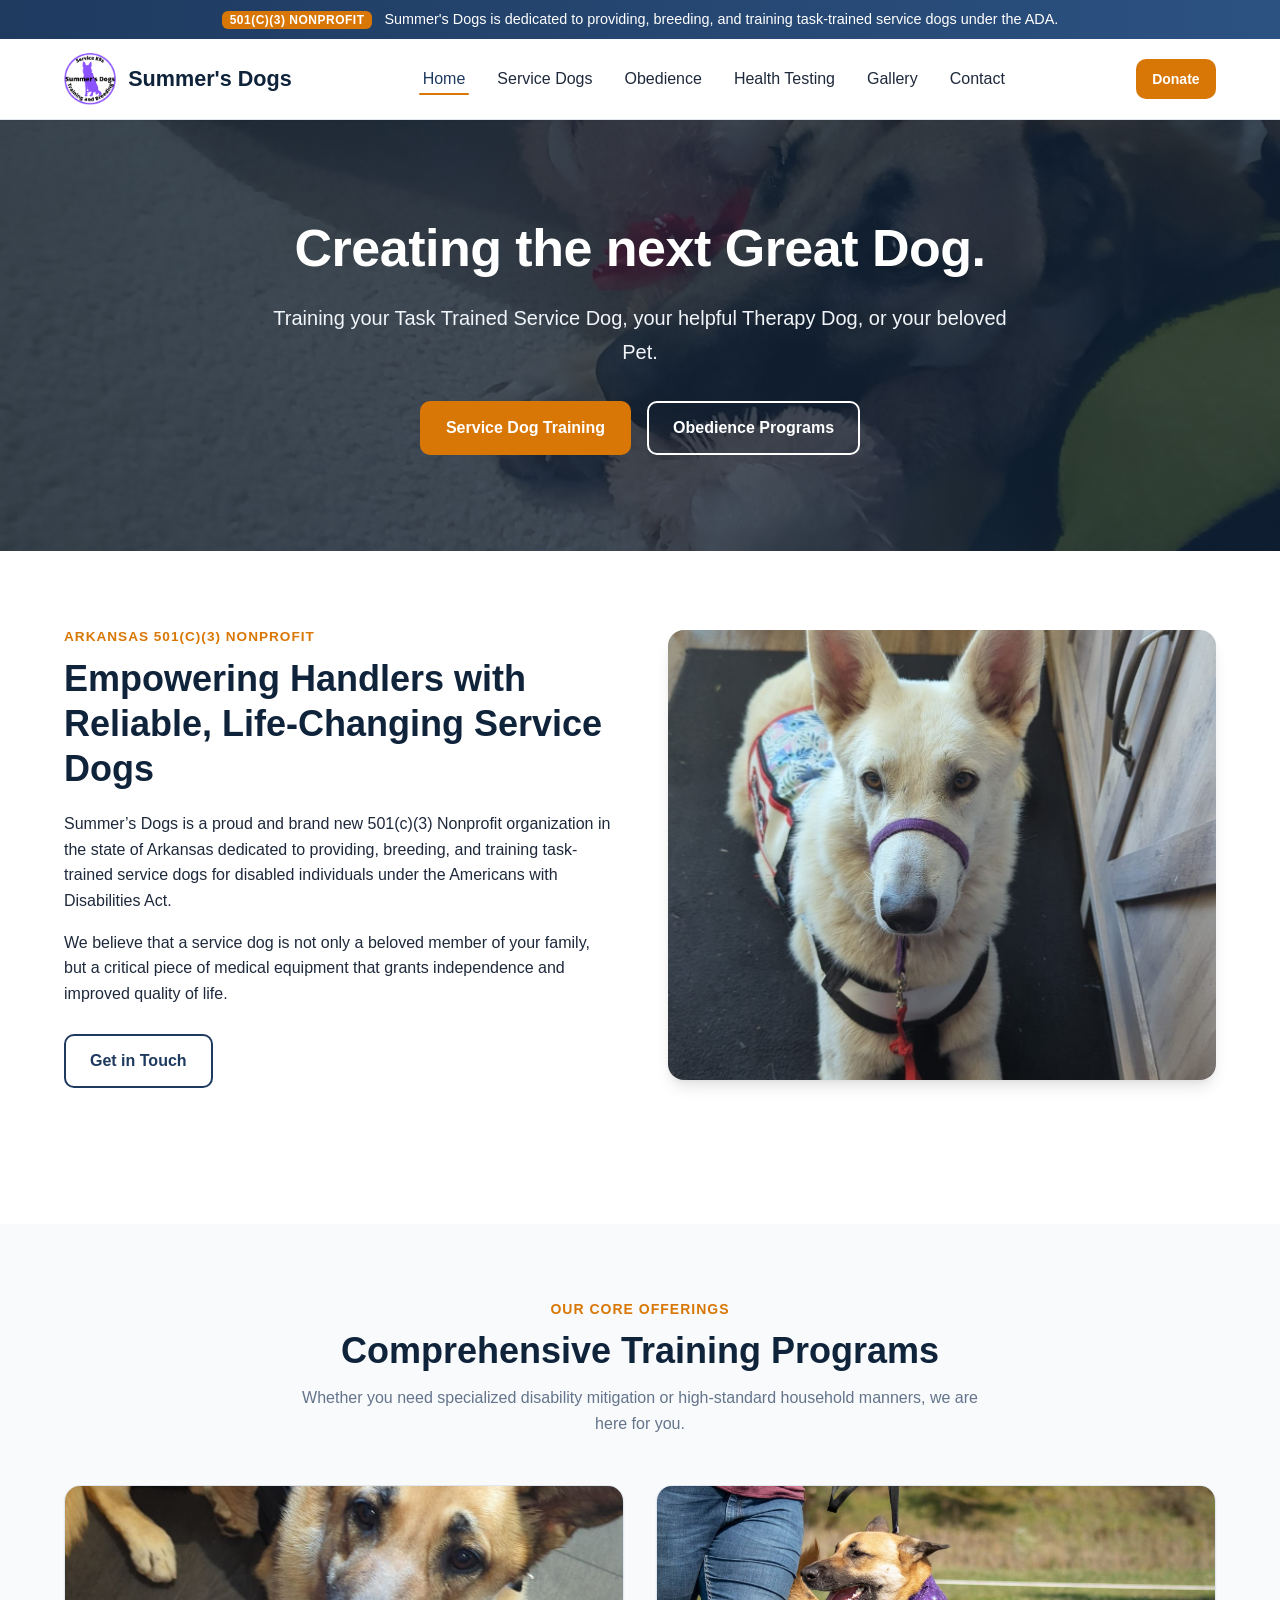
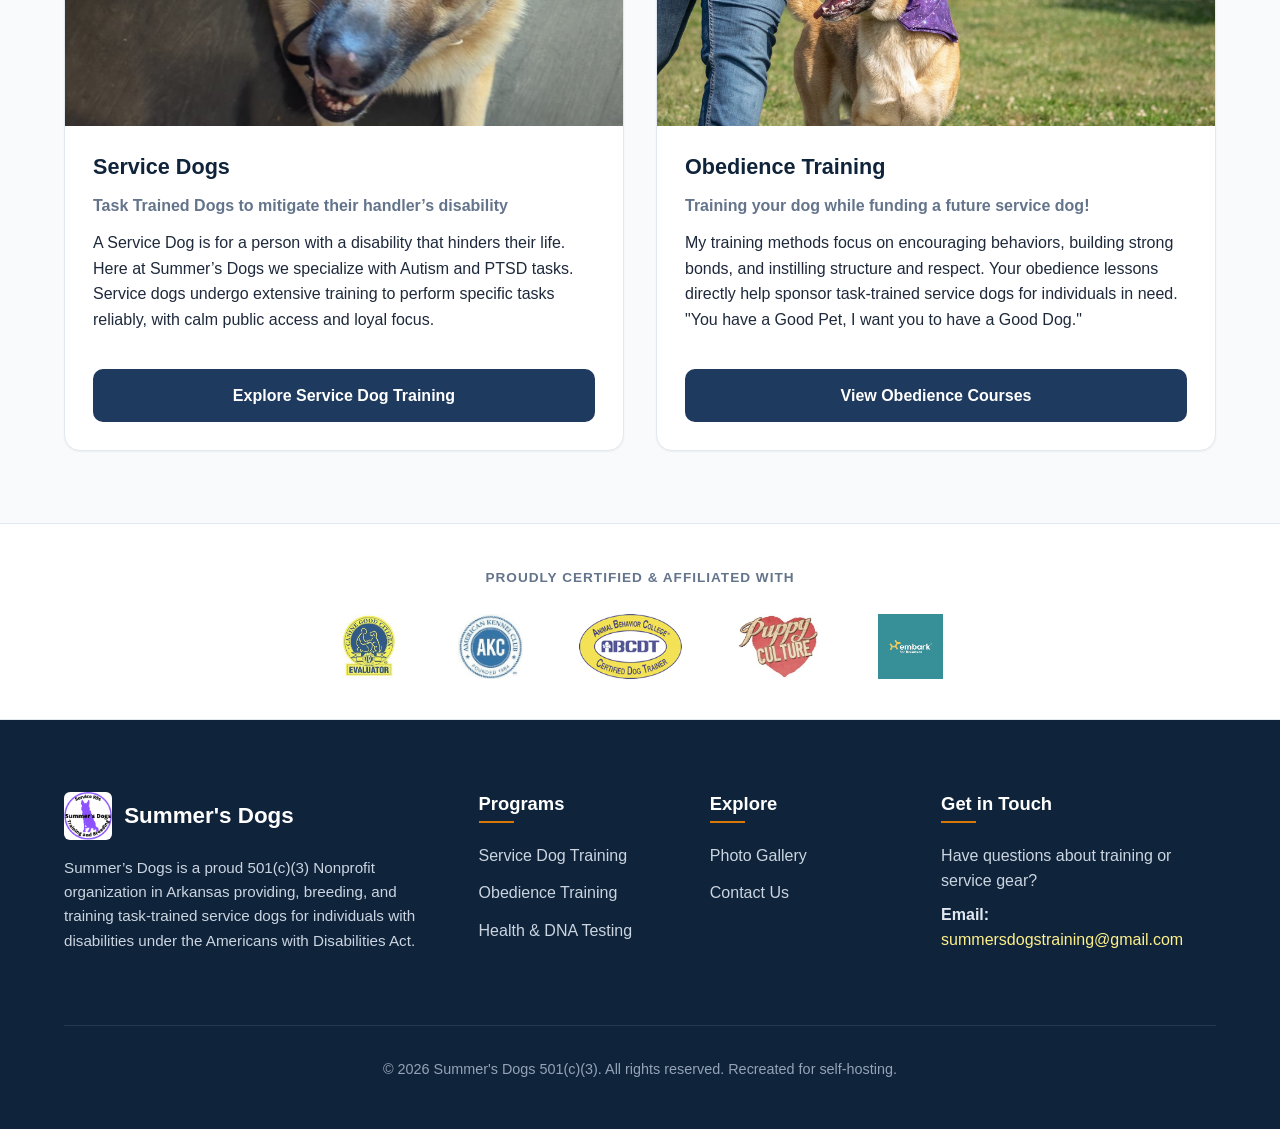
<file: index.html>
<!DOCTYPE html>
<html lang="en">
<head>
  <meta charset="UTF-8">
  <meta name="viewport" content="width=device-width, initial-scale=1.0">
  <meta name="description" content="Summer's Dogs - Arkansas 501(c)(3) Nonprofit providing task-trained service dogs, obedience training, and therapy dog services.">
  <title>Summer's Dogs | Task Trained Service Dogs & Obedience</title>
  <link rel="stylesheet" href="assets/css/style.css">
  <link rel="icon" type="image/png" href="assets/images/logo.png">
</head>
<body>
  <!-- Nonprofit Bar -->
  <div class="nonprofit-bar">
    <span>501(c)(3) Nonprofit</span> Summer's Dogs is dedicated to providing, breeding, and training task-trained service dogs under the ADA.
  </div>

  <!-- Main Navigation Header -->
  <header class="site-header">
    <div class="container nav-wrapper">
      <a href="index.html" class="brand-logo">
        <img src="assets/images/logo.png" alt="Summer's Dogs Logo">
        <span>Summer's Dogs</span>
      </a>

      <button class="mobile-menu-toggle" aria-label="Toggle navigation menu">☰</button>

      <ul class="nav-links">
          <li><a href="index.html" class="active">Home</a></li>
          <li><a href="service-dogs.html">Service Dogs</a></li>
          <li><a href="obedience.html">Obedience</a></li>
          <li><a href="health-testing.html">Health Testing</a></li>
          <li><a href="gallery.html">Gallery</a></li>
          <li><a href="contact.html">Contact</a></li>
      </ul>

      <div class="nav-actions">
        <a href="helping-out.html#donate" class="btn btn-sm btn-accent">Donate</a>
      </div>
    </div>
  </header>

  <!-- Hero Section -->
  <section class="hero">
    <div class="container">
      <h1>Creating the next Great Dog.</h1>
      <p>Training your Task Trained Service Dog, your helpful Therapy Dog, or your beloved Pet.</p>
      <div class="hero-cta">
        <a href="service-dogs.html" class="btn btn-accent">Service Dog Training</a>
        <a href="obedience.html" class="btn btn-outline" style="color: white; border-color: white;">Obedience Programs</a>
      </div>
    </div>
  </section>

  <!-- Mission / About Highlight -->
  <section class="section">
    <div class="container">
      <div class="feature-split">
        <div>
          <span class="text-accent" style="font-weight: 700; text-transform: uppercase; font-size: 0.85rem; letter-spacing: 1px;">Arkansas 501(c)(3) Nonprofit</span>
          <h2 style="font-size: 2.25rem; margin-top: 0.5rem; margin-bottom: 1.25rem;">Empowering Handlers with Reliable, Life-Changing Service Dogs</h2>
          <p>
            Summer’s Dogs is a proud and brand new 501(c)(3) Nonprofit organization in the state of Arkansas dedicated to providing, breeding, and training task-trained service dogs for disabled individuals under the Americans with Disabilities Act.
          </p>
          <p>
            We believe that a service dog is not only a beloved member of your family, but a critical piece of medical equipment that grants independence and improved quality of life.
          </p>
          <div style="margin-top: 1.75rem; display: flex; gap: 1rem;">
            <a href="contact.html" class="btn btn-outline">Get in Touch</a>
          </div>
        </div>
        <div>
          <img src="assets/images/368211775_10220484929193481_8058295295250103698_n.jpg" alt="Summer's Dogs Training in Action">
        </div>
      </div>
    </div>
  </section>

  <!-- Training Programs Section -->
  <section class="section section-alt">
    <div class="container">
      <div class="section-header">
        <span class="tag">Our Core Offerings</span>
        <h2>Comprehensive Training Programs</h2>
        <p class="text-muted">Whether you need specialized disability mitigation or high-standard household manners, we are here for you.</p>
      </div>

      <div class="grid-2">
        <!-- Service Dogs Card -->
        <div class="card">
          <div class="card-img-wrap">
            <img src="assets/images/350251307_724037726143786_7886375989947292847_n.jpg" alt="Service Dog Training">
          </div>
          <div class="card-body">
            <h3>Service Dogs</h3>
            <p class="text-muted" style="font-weight: 600; margin-bottom: 0.75rem;">Task Trained Dogs to mitigate their handler’s disability</p>
            <p>
              A Service Dog is for a person with a disability that hinders their life. Here at Summer’s Dogs we specialize with Autism and PTSD tasks. Service dogs undergo extensive training to perform specific tasks reliably, with calm public access and loyal focus.
            </p>
            <div class="card-footer">
              <a href="service-dogs.html" class="btn btn-primary" style="width: 100%;">Explore Service Dog Training</a>
            </div>
          </div>
        </div>

        <!-- Obedience Training Card -->
        <div class="card">
          <div class="card-img-wrap">
            <img src="assets/images/120325720_1123099004751286_500987838717707700_o.jpg" alt="Obedience Training" style="object-position: center top;">
          </div>
          <div class="card-body">
            <h3>Obedience Training</h3>
            <p class="text-muted" style="font-weight: 600; margin-bottom: 0.75rem;">Training your dog while funding a future service dog!</p>
            <p>
              My training methods focus on encouraging behaviors, building strong bonds, and instilling structure and respect. Your obedience lessons directly help sponsor task-trained service dogs for individuals in need. "You have a Good Pet, I want you to have a Good Dog."
            </p>
            <div class="card-footer">
              <a href="obedience.html" class="btn btn-primary" style="width: 100%;">View Obedience Courses</a>
            </div>
          </div>
        </div>
      </div>
    </div>
  </section>

  <!-- Accreditations & Certifications Strip -->
  <section class="badges-strip">
    <div class="container">
      <div class="text-center" style="margin-bottom: 1.5rem;">
        <span class="text-muted" style="font-weight: 600; text-transform: uppercase; letter-spacing: 1px; font-size: 0.85rem;">Proudly Certified & Affiliated With</span>
      </div>
      <div class="badges-wrap">
        <img src="assets/images/cgc.jfif" alt="AKC Canine Good Citizen">
        <img src="assets/images/AKC.jpg" alt="American Kennel Club">
        <img src="assets/images/ABCCertifiedTrainer-150px.gif" alt="ABC Certified Trainer">
        <img src="assets/images/PC-LOGO.jpg" alt="Partners in Canine">
        <img src="assets/images/download.png" alt="Certified Organization">
      </div>
    </div>
  </section>

  <!-- Site Footer -->
  <footer class="site-footer">
    <div class="container">
      <div class="footer-grid">
        <div class="footer-col">
          <div style="display: flex; align-items: center; gap: 0.75rem; margin-bottom: 1rem;">
            <img src="assets/images/logo.png" alt="Summer's Dogs" style="height: 48px; border-radius: 6px;">
            <h3 style="color: white; margin: 0; font-size: 1.4rem;">Summer's Dogs</h3>
          </div>
          <p style="color: #cbd5e1; font-size: 0.95rem;">
            Summer’s Dogs is a proud 501(c)(3) Nonprofit organization in Arkansas providing, breeding, and training task-trained service dogs for individuals with disabilities under the Americans with Disabilities Act.
          </p>
        </div>

        <div class="footer-col">
          <h4>Programs</h4>
          <ul class="footer-links">
            <li><a href="service-dogs.html">Service Dog Training</a></li>
            <li><a href="obedience.html">Obedience Training</a></li>
            <li><a href="health-testing.html">Health & DNA Testing</a></li>
          </ul>
        </div>

        <div class="footer-col">
          <h4>Explore</h4>
          <ul class="footer-links">
            <li><a href="gallery.html">Photo Gallery</a></li>
            <li><a href="contact.html">Contact Us</a></li>
          </ul>
        </div>

        <div class="footer-col">
          <h4>Get in Touch</h4>
          <p style="margin-bottom: 0.5rem; color: #cbd5e1;">Have questions about training or service gear?</p>
          <p style="margin-bottom: 0.5rem;">
            <strong>Email:</strong><br>
            <a href="mailto:summersdogstraining@gmail.com" style="color: #fef08a;">summersdogstraining@gmail.com</a>
          </p>
        </div>
      </div>

      <div class="footer-bottom">
        <p>&copy; 2026 Summer's Dogs 501(c)(3). All rights reserved. Recreated for self-hosting.</p>
      </div>
    </div>
  </footer>

  <script src="assets/js/main.js"></script>
</body>
</html>
</file>
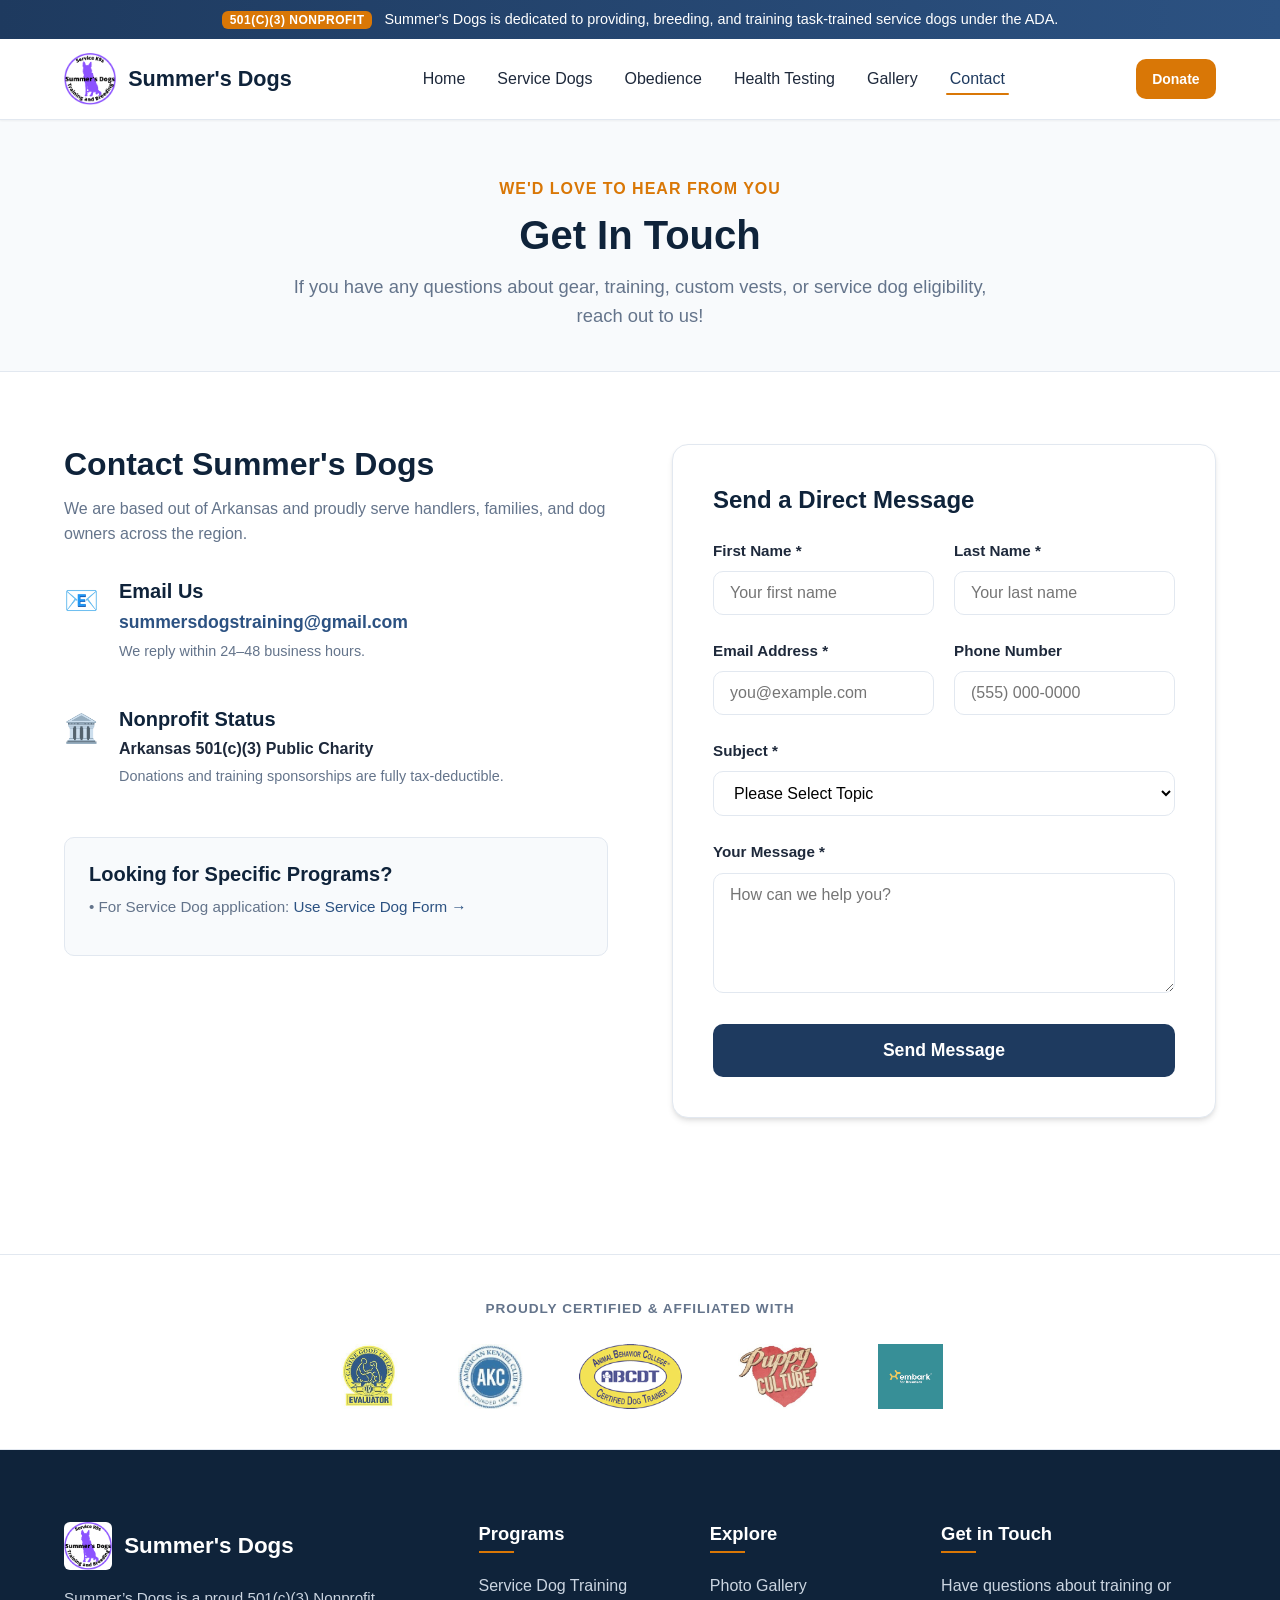
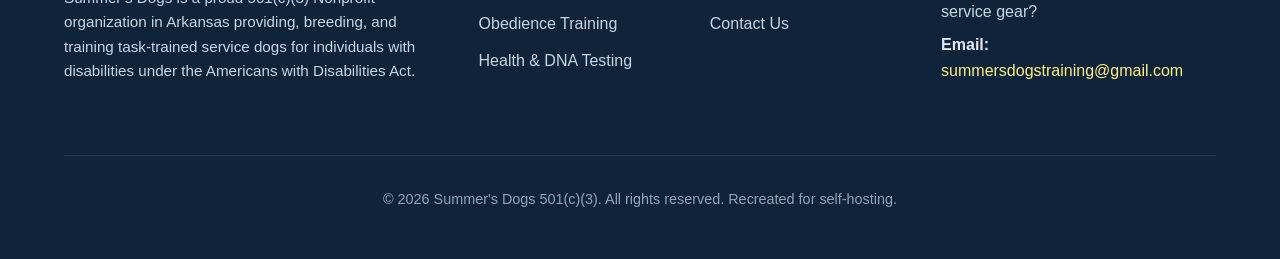
<file: contact.html>
<!DOCTYPE html>
<html lang="en">
<head>
  <meta charset="UTF-8">
  <meta name="viewport" content="width=device-width, initial-scale=1.0">
  <meta name="description" content="Summer's Dogs - Arkansas 501(c)(3) Nonprofit providing task-trained service dogs, obedience training, and therapy dog services.">
  <title>Summer's Dogs | Task Trained Service Dogs & Obedience</title>
  <link rel="stylesheet" href="assets/css/style.css">
  <link rel="icon" type="image/png" href="assets/images/logo.png">
</head>
<body>
  <!-- Nonprofit Bar -->
  <div class="nonprofit-bar">
    <span>501(c)(3) Nonprofit</span> Summer's Dogs is dedicated to providing, breeding, and training task-trained service dogs under the ADA.
  </div>

  <!-- Main Navigation Header -->
  <header class="site-header">
    <div class="container nav-wrapper">
      <a href="index.html" class="brand-logo">
        <img src="assets/images/logo.png" alt="Summer's Dogs Logo">
        <span>Summer's Dogs</span>
      </a>

      <button class="mobile-menu-toggle" aria-label="Toggle navigation menu">☰</button>

      <ul class="nav-links">
          <li><a href="index.html">Home</a></li>
          <li><a href="service-dogs.html">Service Dogs</a></li>
          <li><a href="obedience.html">Obedience</a></li>
          <li><a href="health-testing.html">Health Testing</a></li>
          <li><a href="gallery.html">Gallery</a></li>
          <li><a href="contact.html" class="active">Contact</a></li>
      </ul>

      <div class="nav-actions">
        <a href="helping-out.html#donate" class="btn btn-sm btn-accent">Donate</a>
      </div>
    </div>
  </header>

  <!-- Page Header -->
  <section class="section section-alt" style="padding: 3.5rem 0 2.5rem 0; border-bottom: 1px solid var(--border-color);">
    <div class="container text-center">
      <span class="text-accent" style="font-weight: 700; text-transform: uppercase; letter-spacing: 1px;">We'd Love to Hear From You</span>
      <h1 style="margin-top: 0.5rem;">Get In Touch</h1>
      <p class="text-muted" style="max-width: 700px; margin: 0 auto; font-size: 1.15rem;">
        If you have any questions about gear, training, custom vests, or service dog eligibility, reach out to us!
      </p>
    </div>
  </section>

  <!-- Contact Grid -->
  <section class="section">
    <div class="container">
      <div class="feature-split" style="gap: 4rem; align-items: start;">
        <div>
          <h2>Contact Summer's Dogs</h2>
          <p class="text-muted" style="margin-bottom: 2rem;">
            We are based out of Arkansas and proudly serve handlers, families, and dog owners across the region.
          </p>

          <div style="display: flex; gap: 1.25rem; margin-bottom: 1.75rem;">
            <div style="font-size: 1.75rem; color: var(--primary);">📧</div>
            <div>
              <h4 style="margin-bottom: 0.25rem;">Email Us</h4>
              <a href="mailto:summersdogstraining@gmail.com" style="font-size: 1.1rem; font-weight: 600;">summersdogstraining@gmail.com</a>
              <p class="text-muted" style="font-size: 0.9rem; margin-top: 0.25rem;">We reply within 24–48 business hours.</p>
            </div>
          </div>

          <div style="display: flex; gap: 1.25rem; margin-bottom: 2rem;">
            <div style="font-size: 1.75rem; color: var(--primary);">🏛️</div>
            <div>
              <h4 style="margin-bottom: 0.25rem;">Nonprofit Status</h4>
              <p style="margin: 0; font-weight: 600;">Arkansas 501(c)(3) Public Charity</p>
              <p class="text-muted" style="font-size: 0.9rem; margin-top: 0.25rem;">Donations and training sponsorships are fully tax-deductible.</p>
            </div>
          </div>

          <div style="background: var(--bg-alt); padding: 1.5rem; border-radius: var(--radius-md); border: 1px solid var(--border-color);">
            <h4 style="margin-bottom: 0.5rem;">Looking for Specific Programs?</h4>
            <p class="text-muted" style="font-size: 0.95rem; margin-bottom: 0.75rem;">
              • For Service Dog application: <a href="service-dogs.html#apply">Use Service Dog Form →</a>
            </p>
          </div>
        </div>

        <!-- Contact Form -->
        <div class="form-card">
          <h3 style="margin-bottom: 1.5rem;">Send a Direct Message</h3>
          <form action="https://api.web3forms.com/submit" method="POST" data-ajax="true">
            <input type="hidden" name="access_key" value="b2b1e29d-30dc-4905-be2c-327d78c8be84">
            <input type="hidden" name="from_name" value="Summer's Dogs Website">
            <input type="checkbox" name="botcheck" class="hidden" style="display: none;">
            <div class="form-row">
              <div class="form-group">
                <label for="c-first-name">First Name *</label>
                <input type="text" id="c-first-name" name="firstName" required placeholder="Your first name">
              </div>
              <div class="form-group">
                <label for="c-last-name">Last Name *</label>
                <input type="text" id="c-last-name" name="lastName" required placeholder="Your last name">
              </div>
            </div>

            <div class="form-row">
              <div class="form-group">
                <label for="c-email">Email Address *</label>
                <input type="email" id="c-email" name="email" required placeholder="you@example.com">
              </div>
              <div class="form-group">
                <label for="c-phone">Phone Number</label>
                <input type="tel" id="c-phone" name="phone" placeholder="(555) 000-0000">
              </div>
            </div>

            <div class="form-group">
              <label for="c-subject">Subject *</label>
              <select id="c-subject" name="subject" required>
                <option value="">Please Select Topic</option>
                <option value="service-dogs">Service Dog Inquiry</option>
                <option value="obedience">Obedience Lessons</option>
                <option value="volunteering">Volunteering & Community</option>
                <option value="gear">Custom Vests & Gear</option>
                <option value="donation">Donations & Sponsorship</option>
                <option value="other">General Question</option>
              </select>
            </div>

            <div class="form-group">
              <label for="c-message">Your Message *</label>
              <textarea id="c-message" name="message" required placeholder="How can we help you?"></textarea>
            </div>

            <button type="submit" class="btn btn-primary" style="width: 100%; font-size: 1.1rem; padding: 0.85rem;">Send Message</button>
          </form>
        </div>
      </div>
    </div>
  </section>

  <!-- Accreditations & Certifications Strip -->
  <section class="badges-strip">
    <div class="container">
      <div class="text-center" style="margin-bottom: 1.5rem;">
        <span class="text-muted" style="font-weight: 600; text-transform: uppercase; letter-spacing: 1px; font-size: 0.85rem;">Proudly Certified & Affiliated With</span>
      </div>
      <div class="badges-wrap">
        <img src="assets/images/cgc.jfif" alt="AKC Canine Good Citizen">
        <img src="assets/images/AKC.jpg" alt="American Kennel Club">
        <img src="assets/images/ABCCertifiedTrainer-150px.gif" alt="ABC Certified Trainer">
        <img src="assets/images/PC-LOGO.jpg" alt="Partners in Canine">
        <img src="assets/images/download.png" alt="Certified Organization">
      </div>
    </div>
  </section>

  <!-- Site Footer -->
  <footer class="site-footer">
    <div class="container">
      <div class="footer-grid">
        <div class="footer-col">
          <div style="display: flex; align-items: center; gap: 0.75rem; margin-bottom: 1rem;">
            <img src="assets/images/logo.png" alt="Summer's Dogs" style="height: 48px; border-radius: 6px;">
            <h3 style="color: white; margin: 0; font-size: 1.4rem;">Summer's Dogs</h3>
          </div>
          <p style="color: #cbd5e1; font-size: 0.95rem;">
            Summer’s Dogs is a proud 501(c)(3) Nonprofit organization in Arkansas providing, breeding, and training task-trained service dogs for individuals with disabilities under the Americans with Disabilities Act.
          </p>
        </div>

        <div class="footer-col">
          <h4>Programs</h4>
          <ul class="footer-links">
            <li><a href="service-dogs.html">Service Dog Training</a></li>
            <li><a href="obedience.html">Obedience Training</a></li>
            <li><a href="health-testing.html">Health & DNA Testing</a></li>
          </ul>
        </div>

        <div class="footer-col">
          <h4>Explore</h4>
          <ul class="footer-links">
            <li><a href="gallery.html">Photo Gallery</a></li>
            <li><a href="contact.html">Contact Us</a></li>
          </ul>
        </div>

        <div class="footer-col">
          <h4>Get in Touch</h4>
          <p style="margin-bottom: 0.5rem; color: #cbd5e1;">Have questions about training or service gear?</p>
          <p style="margin-bottom: 0.5rem;">
            <strong>Email:</strong><br>
            <a href="mailto:summersdogstraining@gmail.com" style="color: #fef08a;">summersdogstraining@gmail.com</a>
          </p>
        </div>
      </div>

      <div class="footer-bottom">
        <p>&copy; 2026 Summer's Dogs 501(c)(3). All rights reserved. Recreated for self-hosting.</p>
      </div>
    </div>
  </footer>

  <script src="assets/js/main.js"></script>
</body>
</html>
</file>
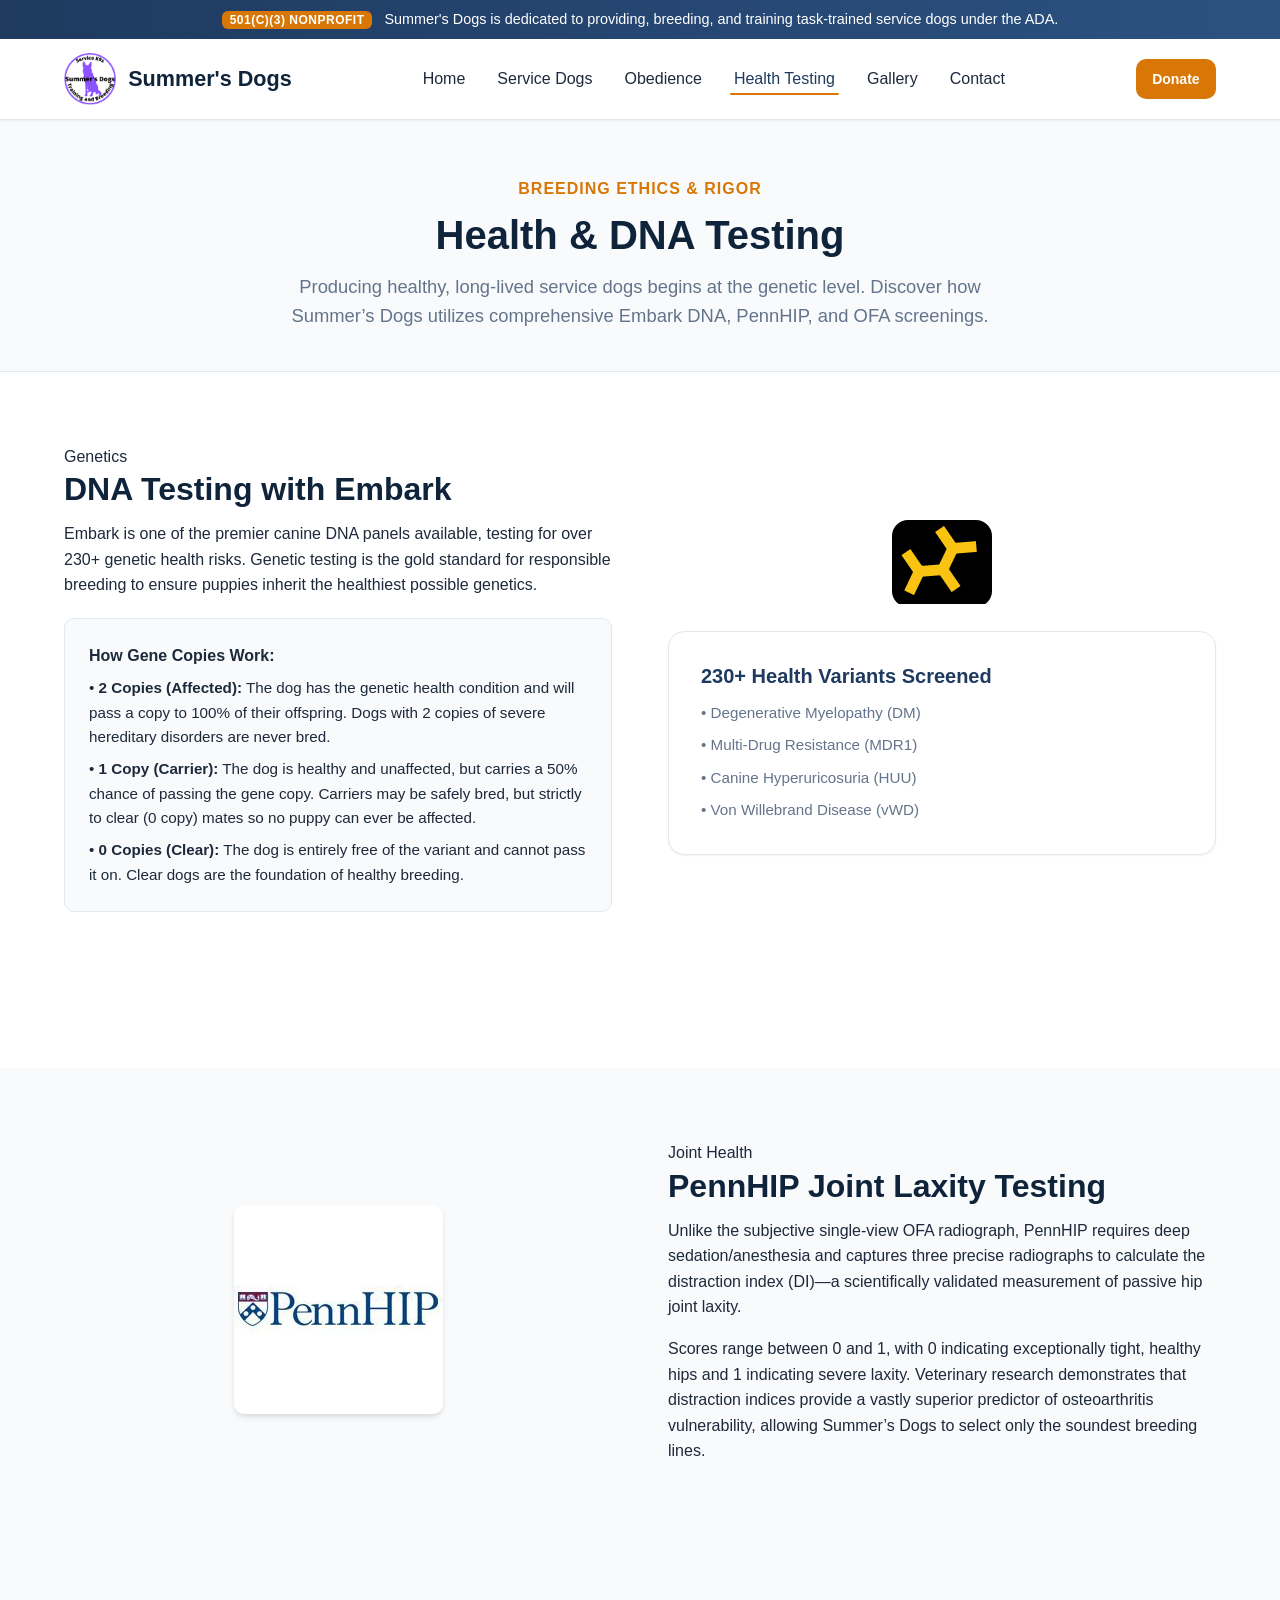
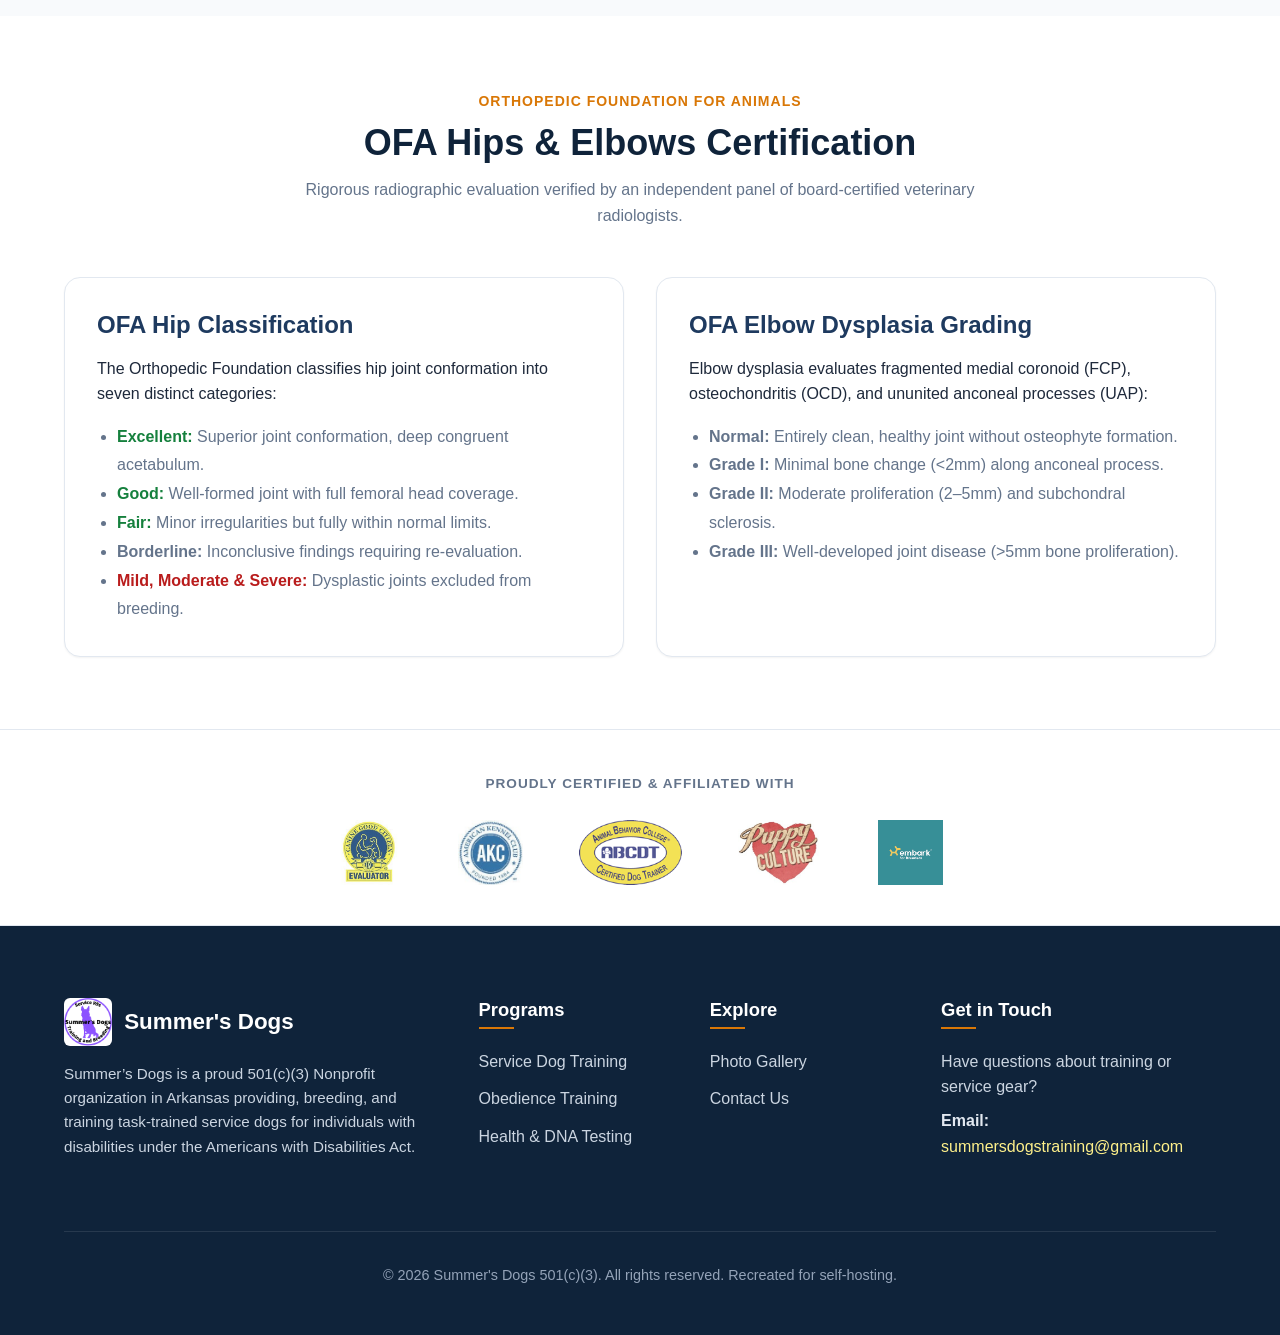
<file: health-testing.html>
<!DOCTYPE html>
<html lang="en">
<head>
  <meta charset="UTF-8">
  <meta name="viewport" content="width=device-width, initial-scale=1.0">
  <meta name="description" content="Summer's Dogs - Arkansas 501(c)(3) Nonprofit providing task-trained service dogs, obedience training, and therapy dog services.">
  <title>Summer's Dogs | Task Trained Service Dogs & Obedience</title>
  <link rel="stylesheet" href="assets/css/style.css">
  <link rel="icon" type="image/png" href="assets/images/logo.png">
</head>
<body>
  <!-- Nonprofit Bar -->
  <div class="nonprofit-bar">
    <span>501(c)(3) Nonprofit</span> Summer's Dogs is dedicated to providing, breeding, and training task-trained service dogs under the ADA.
  </div>

  <!-- Main Navigation Header -->
  <header class="site-header">
    <div class="container nav-wrapper">
      <a href="index.html" class="brand-logo">
        <img src="assets/images/logo.png" alt="Summer's Dogs Logo">
        <span>Summer's Dogs</span>
      </a>

      <button class="mobile-menu-toggle" aria-label="Toggle navigation menu">☰</button>

      <ul class="nav-links">
          <li><a href="index.html">Home</a></li>
          <li><a href="service-dogs.html">Service Dogs</a></li>
          <li><a href="obedience.html">Obedience</a></li>
          <li><a href="health-testing.html" class="active">Health Testing</a></li>
          <li><a href="gallery.html">Gallery</a></li>
          <li><a href="contact.html">Contact</a></li>
      </ul>

      <div class="nav-actions">
        <a href="helping-out.html#donate" class="btn btn-sm btn-accent">Donate</a>
      </div>
    </div>
  </header>

  <!-- Page Header -->
  <section class="section section-alt" style="padding: 3.5rem 0 2.5rem 0; border-bottom: 1px solid var(--border-color);">
    <div class="container text-center">
      <span class="text-accent" style="font-weight: 700; text-transform: uppercase; letter-spacing: 1px;">Breeding Ethics & Rigor</span>
      <h1 style="margin-top: 0.5rem;">Health & DNA Testing</h1>
      <p class="text-muted" style="max-width: 750px; margin: 0 auto; font-size: 1.15rem;">
        Producing healthy, long-lived service dogs begins at the genetic level. Discover how Summer’s Dogs utilizes comprehensive Embark DNA, PennHIP, and OFA screenings.
      </p>
    </div>
  </section>

  <!-- Embark DNA Testing -->
  <section class="section">
    <div class="container">
      <div class="feature-split">
        <div>
          <span class="tag">Genetics</span>
          <h2>DNA Testing with Embark</h2>
          <p>
            Embark is one of the premier canine DNA panels available, testing for over 230+ genetic health risks. Genetic testing is the gold standard for responsible breeding to ensure puppies inherit the healthiest possible genetics.
          </p>
          <div style="background: var(--bg-alt); padding: 1.5rem; border-radius: var(--radius-md); border: 1px solid var(--border-color); margin: 1.25rem 0;">
            <p style="margin-bottom: 0.5rem;"><strong>How Gene Copies Work:</strong></p>
            <p style="margin-bottom: 0.5rem; font-size: 0.95rem;">
              • <strong>2 Copies (Affected):</strong> The dog has the genetic health condition and will pass a copy to 100% of their offspring. Dogs with 2 copies of severe hereditary disorders are never bred.
            </p>
            <p style="margin-bottom: 0.5rem; font-size: 0.95rem;">
              • <strong>1 Copy (Carrier):</strong> The dog is healthy and unaffected, but carries a 50% chance of passing the gene copy. Carriers may be safely bred, but strictly to clear (0 copy) mates so no puppy can ever be affected.
            </p>
            <p style="margin-bottom: 0; font-size: 0.95rem;">
              • <strong>0 Copies (Clear):</strong> The dog is entirely free of the variant and cannot pass it on. Clear dogs are the foundation of healthy breeding.
            </p>
          </div>
        </div>
        <div style="text-align: center;">
          <img src="assets/images/embark.png" alt="Embark DNA Testing Logo" style="max-height: 180px; width: auto; margin: 0 auto 1.5rem auto; box-shadow: none;">
          <div style="background: white; border: 1px solid var(--border-color); border-radius: var(--radius-lg); padding: 2rem; box-shadow: var(--shadow-sm); text-align: left;">
            <h4 style="color: var(--primary);">230+ Health Variants Screened</h4>
            <p class="text-muted" style="font-size: 0.95rem; margin-bottom: 0.5rem;">• Degenerative Myelopathy (DM)</p>
            <p class="text-muted" style="font-size: 0.95rem; margin-bottom: 0.5rem;">• Multi-Drug Resistance (MDR1)</p>
            <p class="text-muted" style="font-size: 0.95rem; margin-bottom: 0.5rem;">• Canine Hyperuricosuria (HUU)</p>
            <p class="text-muted" style="font-size: 0.95rem; margin-bottom: 0;">• Von Willebrand Disease (vWD)</p>
          </div>
        </div>
      </div>
    </div>
  </section>

  <!-- PennHIP Testing -->
  <section class="section section-alt">
    <div class="container">
      <div class="feature-split reverse">
        <div>
          <span class="tag">Joint Health</span>
          <h2>PennHIP Joint Laxity Testing</h2>
          <p>
            Unlike the subjective single-view OFA radiograph, PennHIP requires deep sedation/anesthesia and captures three precise radiographs to calculate the distraction index (DI)—a scientifically validated measurement of passive hip joint laxity.
          </p>
          <p>
            Scores range between 0 and 1, with 0 indicating exceptionally tight, healthy hips and 1 indicating severe laxity. Veterinary research demonstrates that distraction indices provide a vastly superior predictor of osteoarthritis vulnerability, allowing Summer’s Dogs to select only the soundest breeding lines.
          </p>
        </div>
        <div style="text-align: center;">
          <img src="assets/images/PennHIP.jpg" alt="PennHIP Joint Testing" style="max-height: 220px; width: auto; margin: 0 auto; box-shadow: var(--shadow-md); border-radius: var(--radius-md);">
        </div>
      </div>
    </div>
  </section>

  <!-- OFA Hips & Elbows -->
  <section class="section">
    <div class="container">
      <div class="section-header">
        <span class="tag">Orthopedic Foundation for Animals</span>
        <h2>OFA Hips & Elbows Certification</h2>
        <p class="text-muted">Rigorous radiographic evaluation verified by an independent panel of board-certified veterinary radiologists.</p>
      </div>

      <div class="grid-2">
        <div class="card" style="padding: 2rem;">
          <h3 style="color: var(--primary); margin-bottom: 1rem;">OFA Hip Classification</h3>
          <p>The Orthopedic Foundation classifies hip joint conformation into seven distinct categories:</p>
          <ul style="padding-left: 1.25rem; color: var(--text-muted); line-height: 1.8;">
            <li><strong style="color: var(--success);">Excellent:</strong> Superior joint conformation, deep congruent acetabulum.</li>
            <li><strong style="color: var(--success);">Good:</strong> Well-formed joint with full femoral head coverage.</li>
            <li><strong style="color: var(--success);">Fair:</strong> Minor irregularities but fully within normal limits.</li>
            <li><strong>Borderline:</strong> Inconclusive findings requiring re-evaluation.</li>
            <li><strong style="color: #b91c1c;">Mild, Moderate & Severe:</strong> Dysplastic joints excluded from breeding.</li>
          </ul>
        </div>

        <div class="card" style="padding: 2rem;">
          <h3 style="color: var(--primary); margin-bottom: 1rem;">OFA Elbow Dysplasia Grading</h3>
          <p>Elbow dysplasia evaluates fragmented medial coronoid (FCP), osteochondritis (OCD), and ununited anconeal processes (UAP):</p>
          <ul style="padding-left: 1.25rem; color: var(--text-muted); line-height: 1.8;">
            <li><strong>Normal:</strong> Entirely clean, healthy joint without osteophyte formation.</li>
            <li><strong>Grade I:</strong> Minimal bone change (&lt;2mm) along anconeal process.</li>
            <li><strong>Grade II:</strong> Moderate proliferation (2–5mm) and subchondral sclerosis.</li>
            <li><strong>Grade III:</strong> Well-developed joint disease (&gt;5mm bone proliferation).</li>
          </ul>
        </div>
      </div>
    </div>
  </section>

  <!-- Accreditations & Certifications Strip -->
  <section class="badges-strip">
    <div class="container">
      <div class="text-center" style="margin-bottom: 1.5rem;">
        <span class="text-muted" style="font-weight: 600; text-transform: uppercase; letter-spacing: 1px; font-size: 0.85rem;">Proudly Certified & Affiliated With</span>
      </div>
      <div class="badges-wrap">
        <img src="assets/images/cgc.jfif" alt="AKC Canine Good Citizen">
        <img src="assets/images/AKC.jpg" alt="American Kennel Club">
        <img src="assets/images/ABCCertifiedTrainer-150px.gif" alt="ABC Certified Trainer">
        <img src="assets/images/PC-LOGO.jpg" alt="Partners in Canine">
        <img src="assets/images/download.png" alt="Certified Organization">
      </div>
    </div>
  </section>

  <!-- Site Footer -->
  <footer class="site-footer">
    <div class="container">
      <div class="footer-grid">
        <div class="footer-col">
          <div style="display: flex; align-items: center; gap: 0.75rem; margin-bottom: 1rem;">
            <img src="assets/images/logo.png" alt="Summer's Dogs" style="height: 48px; border-radius: 6px;">
            <h3 style="color: white; margin: 0; font-size: 1.4rem;">Summer's Dogs</h3>
          </div>
          <p style="color: #cbd5e1; font-size: 0.95rem;">
            Summer’s Dogs is a proud 501(c)(3) Nonprofit organization in Arkansas providing, breeding, and training task-trained service dogs for individuals with disabilities under the Americans with Disabilities Act.
          </p>
        </div>

        <div class="footer-col">
          <h4>Programs</h4>
          <ul class="footer-links">
            <li><a href="service-dogs.html">Service Dog Training</a></li>
            <li><a href="obedience.html">Obedience Training</a></li>
            <li><a href="health-testing.html">Health & DNA Testing</a></li>
          </ul>
        </div>

        <div class="footer-col">
          <h4>Explore</h4>
          <ul class="footer-links">
            <li><a href="gallery.html">Photo Gallery</a></li>
            <li><a href="contact.html">Contact Us</a></li>
          </ul>
        </div>

        <div class="footer-col">
          <h4>Get in Touch</h4>
          <p style="margin-bottom: 0.5rem; color: #cbd5e1;">Have questions about training or service gear?</p>
          <p style="margin-bottom: 0.5rem;">
            <strong>Email:</strong><br>
            <a href="mailto:summersdogstraining@gmail.com" style="color: #fef08a;">summersdogstraining@gmail.com</a>
          </p>
        </div>
      </div>

      <div class="footer-bottom">
        <p>&copy; 2026 Summer's Dogs 501(c)(3). All rights reserved. Recreated for self-hosting.</p>
      </div>
    </div>
  </footer>

  <script src="assets/js/main.js"></script>
</body>
</html>
</file>
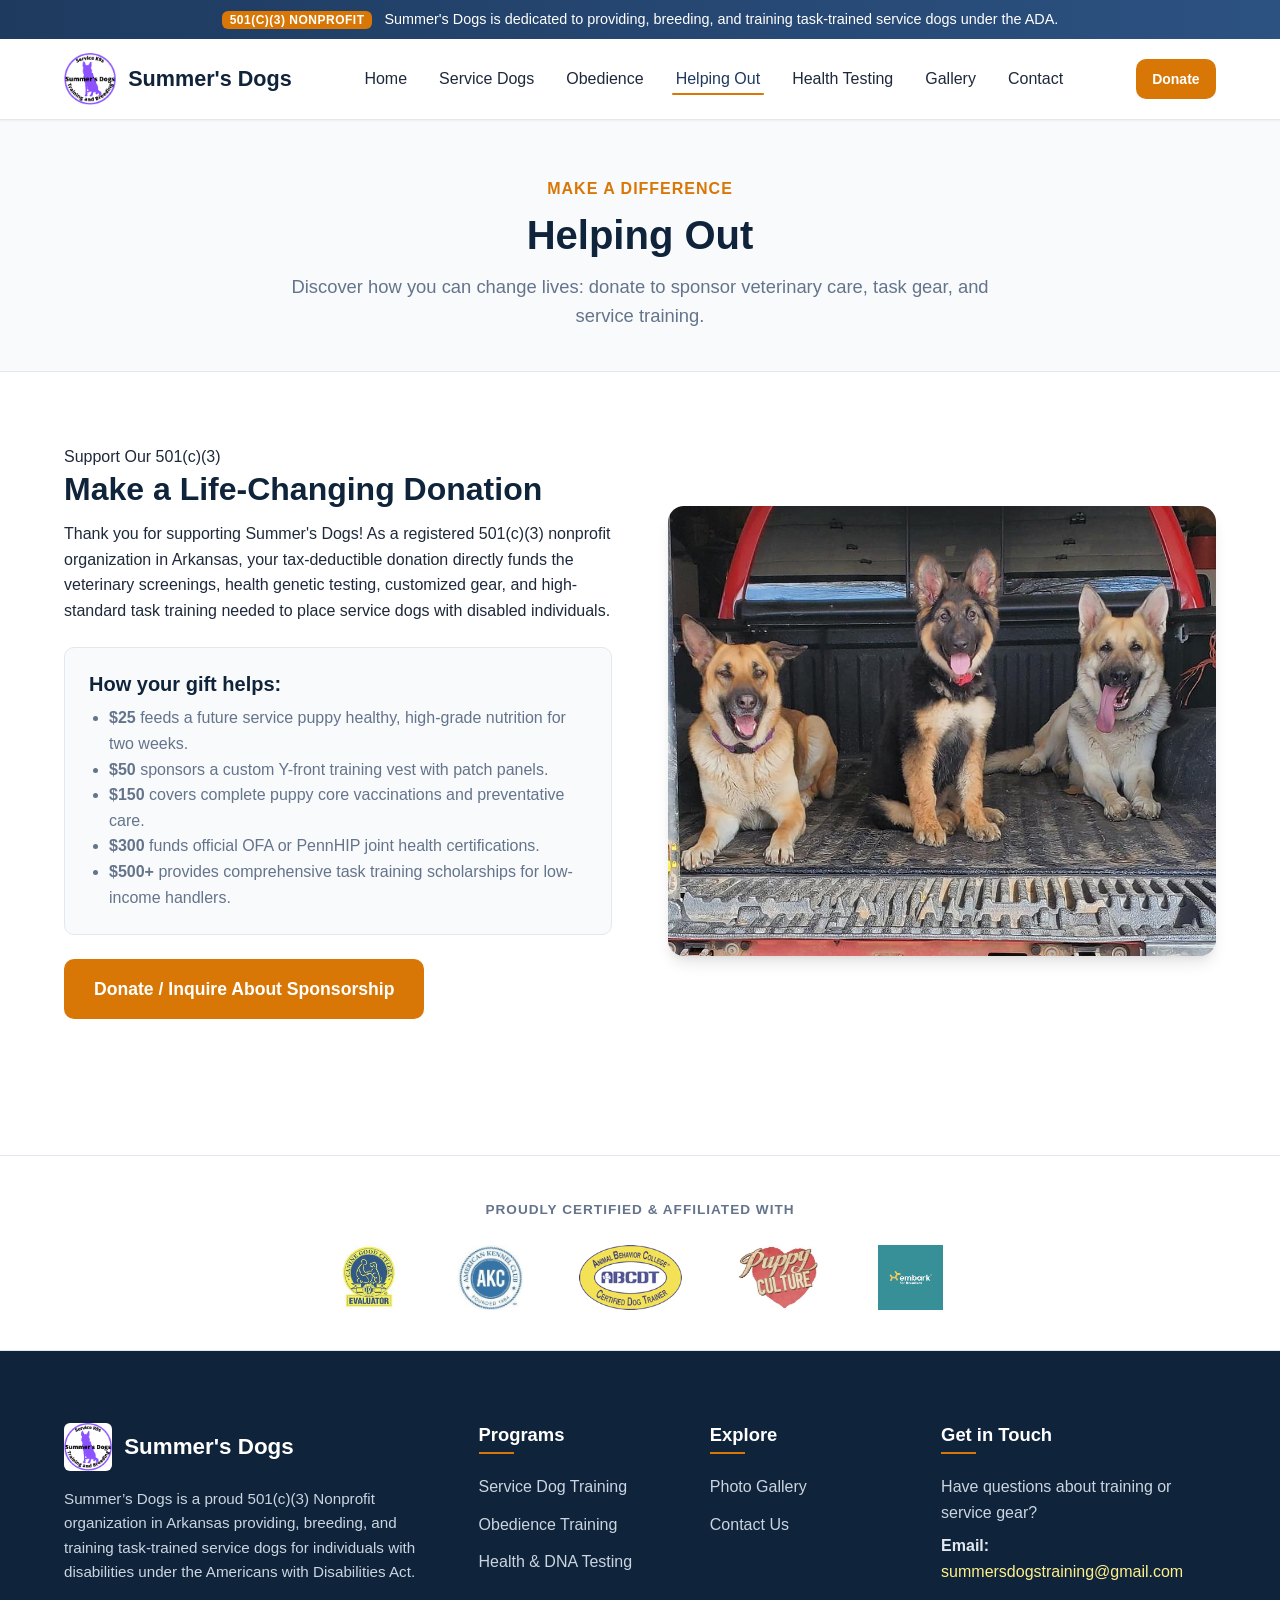
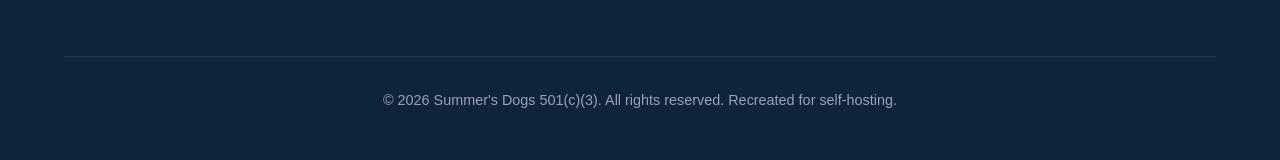
<file: helping-out.html>
<!DOCTYPE html>
<html lang="en">
<head>
  <meta charset="UTF-8">
  <meta name="viewport" content="width=device-width, initial-scale=1.0">
  <meta name="description" content="Summer's Dogs - Arkansas 501(c)(3) Nonprofit providing task-trained service dogs, obedience training, and therapy dog services.">
  <title>Summer's Dogs | Task Trained Service Dogs & Obedience</title>
  <link rel="stylesheet" href="assets/css/style.css">
  <link rel="icon" type="image/png" href="assets/images/logo.png">
</head>
<body>
  <!-- Nonprofit Bar -->
  <div class="nonprofit-bar">
    <span>501(c)(3) Nonprofit</span> Summer's Dogs is dedicated to providing, breeding, and training task-trained service dogs under the ADA.
  </div>

  <!-- Main Navigation Header -->
  <header class="site-header">
    <div class="container nav-wrapper">
      <a href="index.html" class="brand-logo">
        <img src="assets/images/logo.png" alt="Summer's Dogs Logo">
        <span>Summer's Dogs</span>
      </a>

      <button class="mobile-menu-toggle" aria-label="Toggle navigation menu">☰</button>

      <ul class="nav-links">
          <li><a href="index.html">Home</a></li>
          <li><a href="service-dogs.html">Service Dogs</a></li>
          <li><a href="obedience.html">Obedience</a></li>
          <li><a href="helping-out.html" class="active">Helping Out</a></li>
          <li><a href="health-testing.html">Health Testing</a></li>
          <li><a href="gallery.html">Gallery</a></li>
          <li><a href="contact.html">Contact</a></li>
      </ul>

      <div class="nav-actions">
        <a href="helping-out.html#donate" class="btn btn-sm btn-accent">Donate</a>
      </div>
    </div>
  </header>

  <!-- Page Header -->
  <section class="section section-alt" style="padding: 3.5rem 0 2.5rem 0; border-bottom: 1px solid var(--border-color);">
    <div class="container text-center">
      <span class="text-accent" style="font-weight: 700; text-transform: uppercase; letter-spacing: 1px;">Make A Difference</span>
      <h1 style="margin-top: 0.5rem;">Helping Out</h1>
      <p class="text-muted" style="max-width: 750px; margin: 0 auto; font-size: 1.15rem;">
        Discover how you can change lives: donate to sponsor veterinary care, task gear, and service training.
      </p>
    </div>
  </section>

  <!-- Donate Section -->
  <section class="section" id="donate">
    <div class="container">
      <div class="feature-split">
        <div>
          <span class="tag">Support Our 501(c)(3)</span>
          <h2>Make a Life-Changing Donation</h2>
          <p>
            Thank you for supporting Summer's Dogs! As a registered 501(c)(3) nonprofit organization in Arkansas, your tax-deductible donation directly funds the veterinary screenings, health genetic testing, customized gear, and high-standard task training needed to place service dogs with disabled individuals.
          </p>
          <div style="background: var(--bg-alt); padding: 1.5rem; border-radius: var(--radius-md); border: 1px solid var(--border-color); margin: 1.5rem 0;">
            <h4 style="margin-bottom: 0.5rem;">How your gift helps:</h4>
            <ul style="padding-left: 1.25rem; color: var(--text-muted);">
              <li><strong>$25</strong> feeds a future service puppy healthy, high-grade nutrition for two weeks.</li>
              <li><strong>$50</strong> sponsors a custom Y-front training vest with patch panels.</li>
              <li><strong>$150</strong> covers complete puppy core vaccinations and preventative care.</li>
              <li><strong>$300</strong> funds official OFA or PennHIP joint health certifications.</li>
              <li><strong>$500+</strong> provides comprehensive task training scholarships for low-income handlers.</li>
            </ul>
          </div>
          <a href="contact.html" class="btn btn-accent" style="font-size: 1.1rem; padding: 0.85rem 1.75rem;">Donate / Inquire About Sponsorship</a>
        </div>
        <div>
          <img src="assets/images/90961075_214932543188552_4090454413791985664_n.jpg" alt="Support Summer's Dogs Puppies">
        </div>
      </div>
    </div>
  </section>

  <!-- Accreditations & Certifications Strip -->
  <section class="badges-strip">
    <div class="container">
      <div class="text-center" style="margin-bottom: 1.5rem;">
        <span class="text-muted" style="font-weight: 600; text-transform: uppercase; letter-spacing: 1px; font-size: 0.85rem;">Proudly Certified & Affiliated With</span>
      </div>
      <div class="badges-wrap">
        <img src="assets/images/cgc.jfif" alt="AKC Canine Good Citizen">
        <img src="assets/images/AKC.jpg" alt="American Kennel Club">
        <img src="assets/images/ABCCertifiedTrainer-150px.gif" alt="ABC Certified Trainer">
        <img src="assets/images/PC-LOGO.jpg" alt="Partners in Canine">
        <img src="assets/images/download.png" alt="Certified Organization">
      </div>
    </div>
  </section>

  <!-- Site Footer -->
  <footer class="site-footer">
    <div class="container">
      <div class="footer-grid">
        <div class="footer-col">
          <div style="display: flex; align-items: center; gap: 0.75rem; margin-bottom: 1rem;">
            <img src="assets/images/logo.png" alt="Summer's Dogs" style="height: 48px; border-radius: 6px;">
            <h3 style="color: white; margin: 0; font-size: 1.4rem;">Summer's Dogs</h3>
          </div>
          <p style="color: #cbd5e1; font-size: 0.95rem;">
            Summer’s Dogs is a proud 501(c)(3) Nonprofit organization in Arkansas providing, breeding, and training task-trained service dogs for individuals with disabilities under the Americans with Disabilities Act.
          </p>
        </div>

        <div class="footer-col">
          <h4>Programs</h4>
          <ul class="footer-links">
            <li><a href="service-dogs.html">Service Dog Training</a></li>
            <li><a href="obedience.html">Obedience Training</a></li>
            <li><a href="health-testing.html">Health & DNA Testing</a></li>
          </ul>
        </div>

        <div class="footer-col">
          <h4>Explore</h4>
          <ul class="footer-links">
            <li><a href="gallery.html">Photo Gallery</a></li>
            <li><a href="contact.html">Contact Us</a></li>
          </ul>
        </div>

        <div class="footer-col">
          <h4>Get in Touch</h4>
          <p style="margin-bottom: 0.5rem; color: #cbd5e1;">Have questions about training or service gear?</p>
          <p style="margin-bottom: 0.5rem;">
            <strong>Email:</strong><br>
            <a href="mailto:summersdogstraining@gmail.com" style="color: #fef08a;">summersdogstraining@gmail.com</a>
          </p>
        </div>
      </div>

      <div class="footer-bottom">
        <p>&copy; 2026 Summer's Dogs 501(c)(3). All rights reserved. Recreated for self-hosting.</p>
      </div>
    </div>
  </footer>

  <script src="assets/js/main.js"></script>
</body>
</html>
</file>
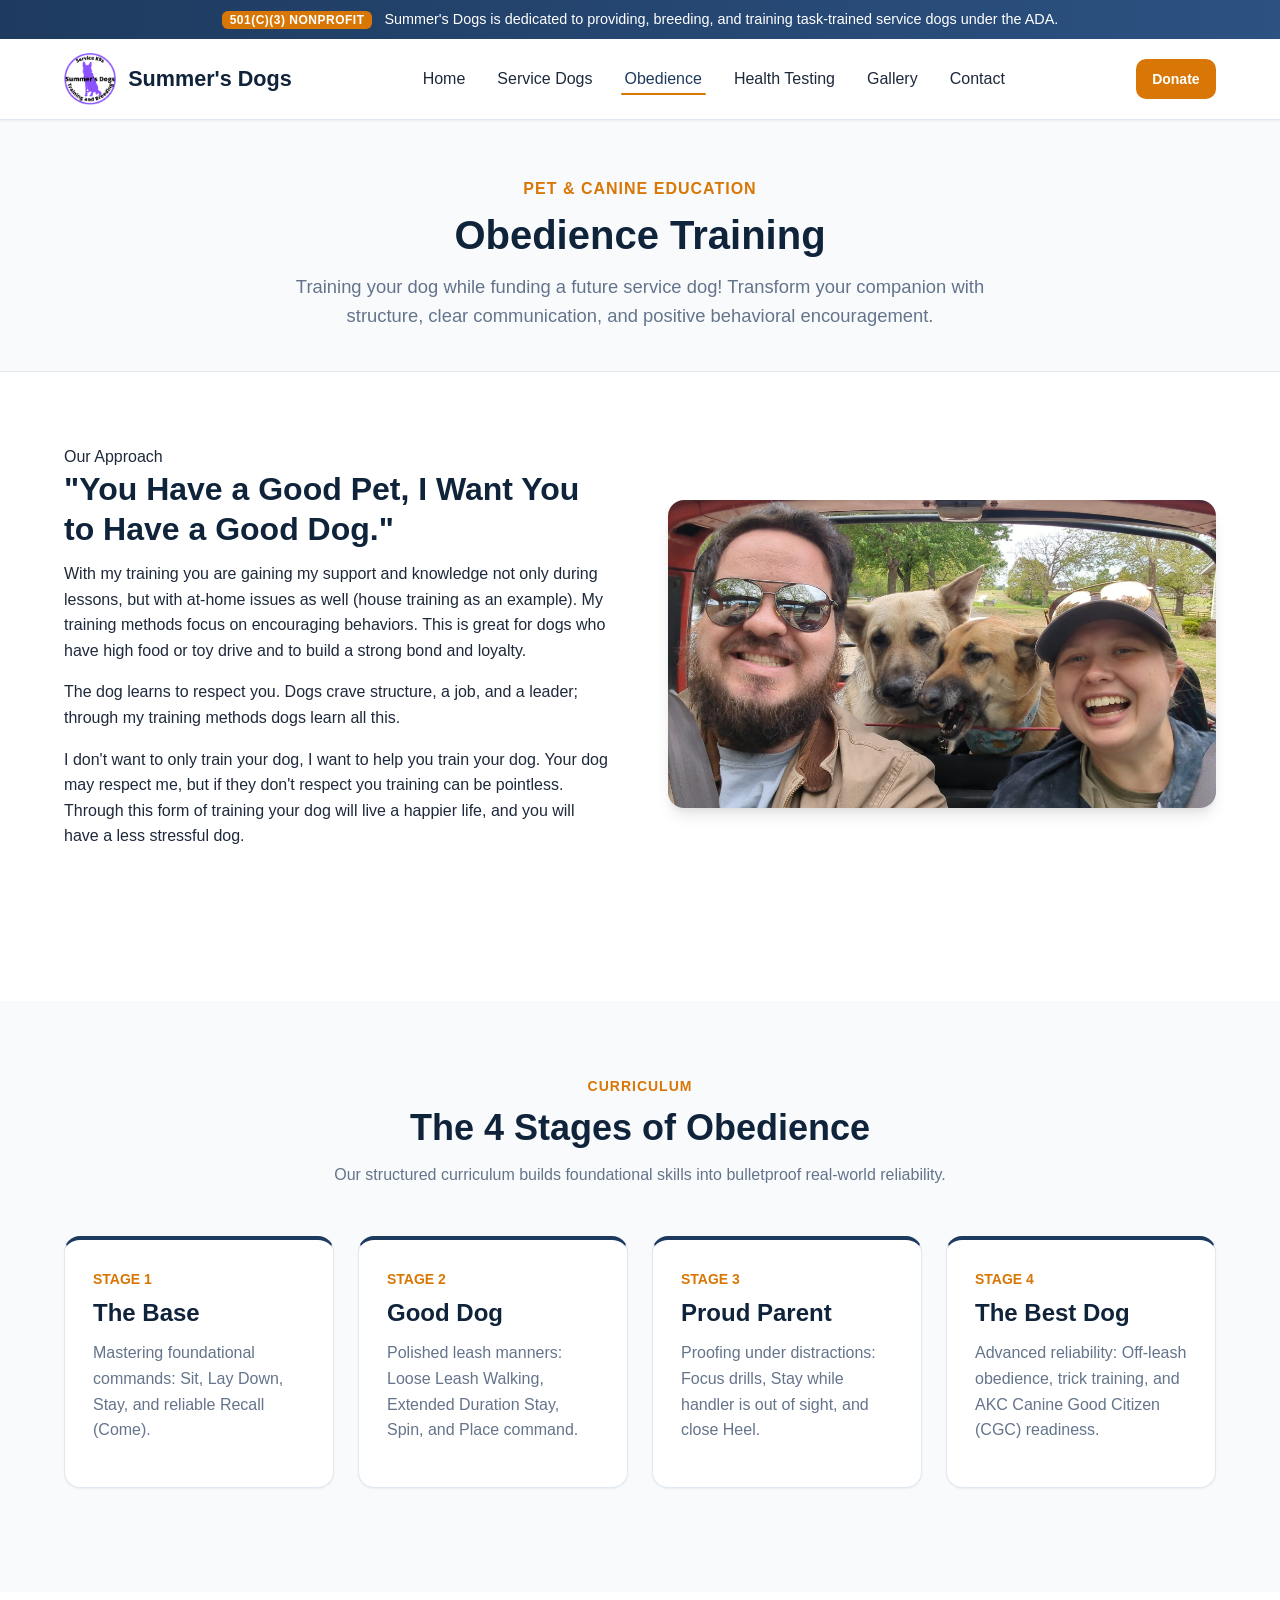
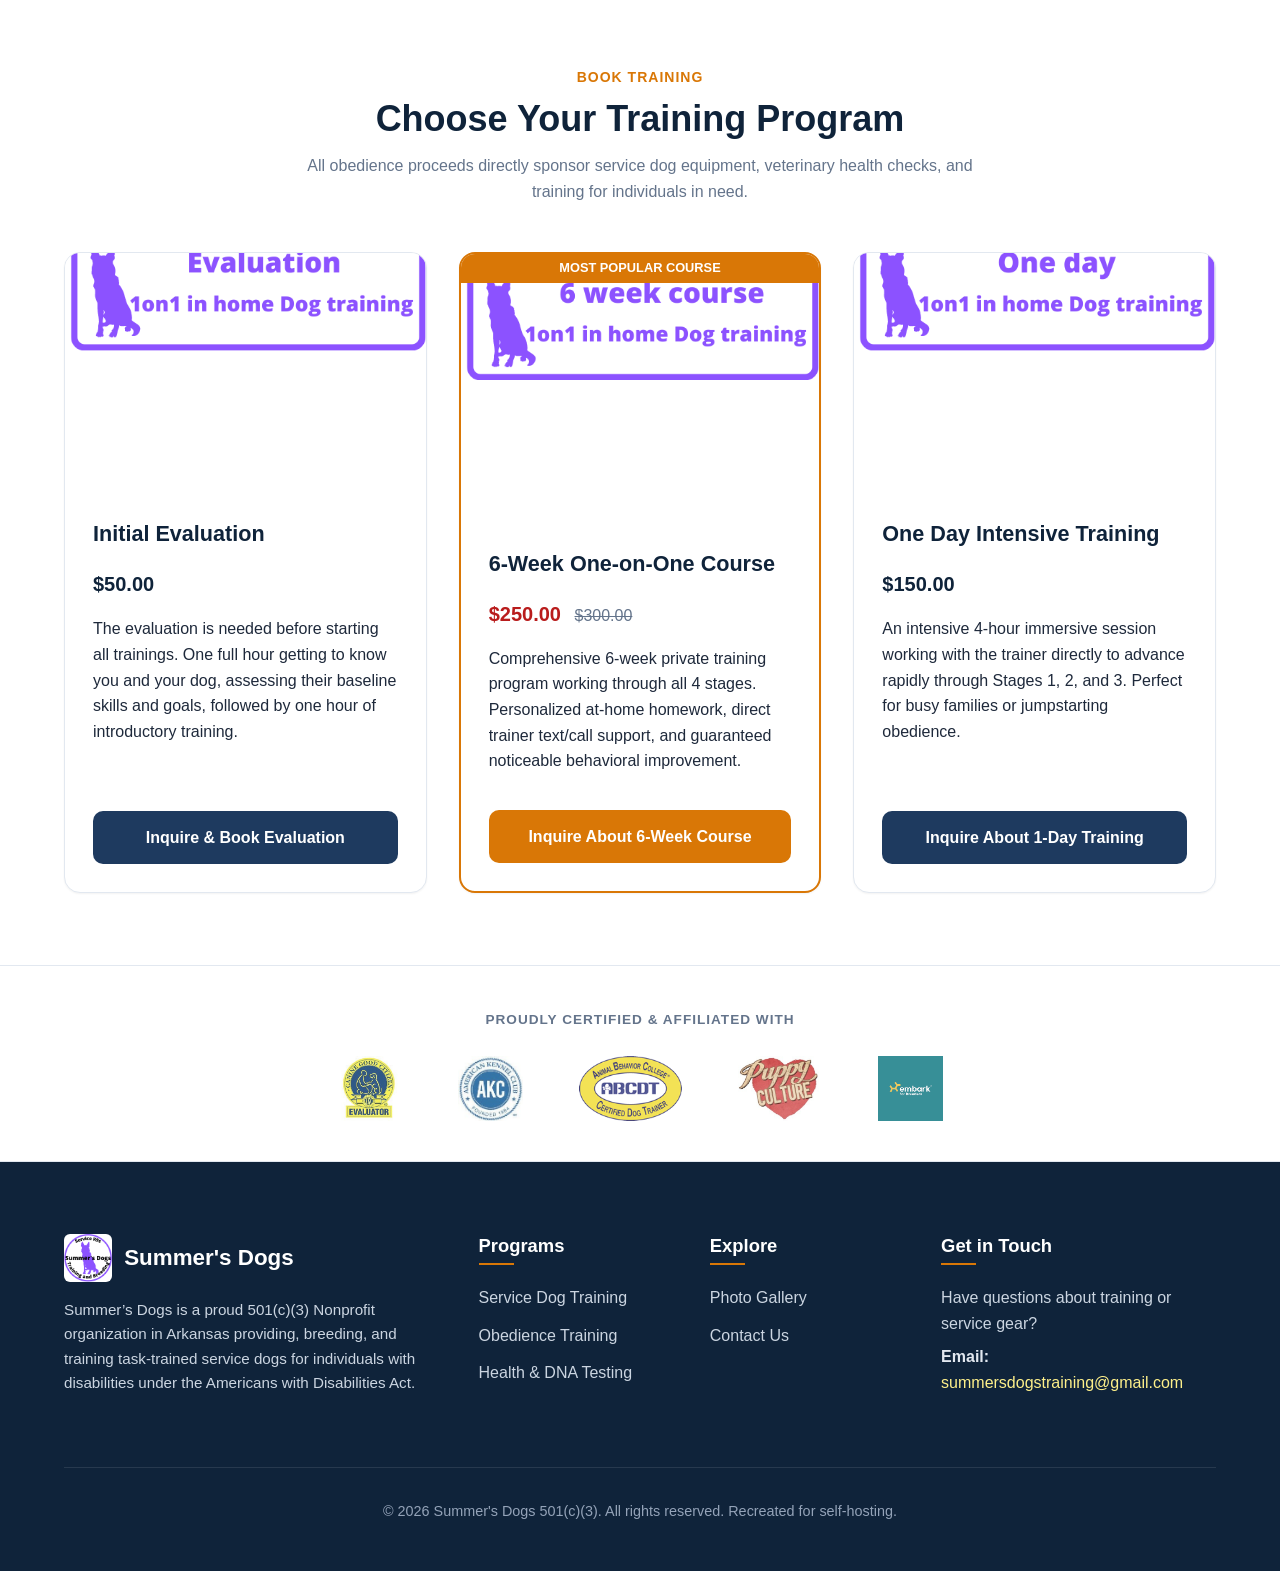
<file: obedience.html>
<!DOCTYPE html>
<html lang="en">
<head>
  <meta charset="UTF-8">
  <meta name="viewport" content="width=device-width, initial-scale=1.0">
  <meta name="description" content="Summer's Dogs - Arkansas 501(c)(3) Nonprofit providing task-trained service dogs, obedience training, and therapy dog services.">
  <title>Summer's Dogs | Task Trained Service Dogs & Obedience</title>
  <link rel="stylesheet" href="assets/css/style.css">
  <link rel="icon" type="image/png" href="assets/images/logo.png">
</head>
<body>
  <!-- Nonprofit Bar -->
  <div class="nonprofit-bar">
    <span>501(c)(3) Nonprofit</span> Summer's Dogs is dedicated to providing, breeding, and training task-trained service dogs under the ADA.
  </div>

  <!-- Main Navigation Header -->
  <header class="site-header">
    <div class="container nav-wrapper">
      <a href="index.html" class="brand-logo">
        <img src="assets/images/logo.png" alt="Summer's Dogs Logo">
        <span>Summer's Dogs</span>
      </a>

      <button class="mobile-menu-toggle" aria-label="Toggle navigation menu">☰</button>

      <ul class="nav-links">
          <li><a href="index.html">Home</a></li>
          <li><a href="service-dogs.html">Service Dogs</a></li>
          <li><a href="obedience.html" class="active">Obedience</a></li>
          <li><a href="health-testing.html">Health Testing</a></li>
          <li><a href="gallery.html">Gallery</a></li>
          <li><a href="contact.html">Contact</a></li>
      </ul>

      <div class="nav-actions">
        <a href="helping-out.html#donate" class="btn btn-sm btn-accent">Donate</a>
      </div>
    </div>
  </header>

  <!-- Page Header -->
  <section class="section section-alt" style="padding: 3.5rem 0 2.5rem 0; border-bottom: 1px solid var(--border-color);">
    <div class="container text-center">
      <span class="text-accent" style="font-weight: 700; text-transform: uppercase; letter-spacing: 1px;">Pet & Canine Education</span>
      <h1 style="margin-top: 0.5rem;">Obedience Training</h1>
      <p class="text-muted" style="max-width: 750px; margin: 0 auto; font-size: 1.15rem;">
        Training your dog while funding a future service dog! Transform your companion with structure, clear communication, and positive behavioral encouragement.
      </p>
    </div>
  </section>

  <!-- Philosophy -->
  <section class="section">
    <div class="container">
      <div class="feature-split">
        <div>
          <span class="tag">Our Approach</span>
          <h2>"You Have a Good Pet, I Want You to Have a Good Dog."</h2>
          <p>
            With my training you are gaining my support and knowledge not only during lessons, but with at-home issues as well (house training as an example). My training methods focus on encouraging behaviors. This is great for dogs who have high food or toy drive and to build a strong bond and loyalty.
          </p>
          <p>
            The dog learns to respect you. Dogs crave structure, a job, and a leader; through my training methods dogs learn all this.
          </p>
          <p>
            I don't want to only train your dog, I want to help you train your dog. Your dog may respect me, but if they don't respect you training can be pointless. Through this form of training your dog will live a happier life, and you will have a less stressful dog.
          </p>
        </div>
        <div>
          <img src="assets/images/350255213_935222661093506_2158988362889320103_n.jpg" alt="Dog obedience training practice">
        </div>
      </div>
    </div>
  </section>

  <!-- 4-Stage Progression -->
  <section class="section section-alt">
    <div class="container">
      <div class="section-header">
        <span class="tag">Curriculum</span>
        <h2>The 4 Stages of Obedience</h2>
        <p class="text-muted">Our structured curriculum builds foundational skills into bulletproof real-world reliability.</p>
      </div>

      <div class="stages-grid">
        <div class="stage-card">
          <div class="stage-num">Stage 1</div>
          <h3>The Base</h3>
          <p class="text-muted">Mastering foundational commands: Sit, Lay Down, Stay, and reliable Recall (Come).</p>
        </div>

        <div class="stage-card">
          <div class="stage-num">Stage 2</div>
          <h3>Good Dog</h3>
          <p class="text-muted">Polished leash manners: Loose Leash Walking, Extended Duration Stay, Spin, and Place command.</p>
        </div>

        <div class="stage-card">
          <div class="stage-num">Stage 3</div>
          <h3>Proud Parent</h3>
          <p class="text-muted">Proofing under distractions: Focus drills, Stay while handler is out of sight, and close Heel.</p>
        </div>

        <div class="stage-card">
          <div class="stage-num">Stage 4</div>
          <h3>The Best Dog</h3>
          <p class="text-muted">Advanced reliability: Off-leash obedience, trick training, and AKC Canine Good Citizen (CGC) readiness.</p>
        </div>
      </div>
    </div>
  </section>

  <!-- Training Packages & Store Integration -->
  <section class="section">
    <div class="container">
      <div class="section-header">
        <span class="tag">Book Training</span>
        <h2>Choose Your Training Program</h2>
        <p class="text-muted">All obedience proceeds directly sponsor service dog equipment, veterinary health checks, and training for individuals in need.</p>
      </div>

      <div class="grid-3">
        <!-- Evaluation -->
        <div class="card">
          <div class="card-img-wrap">
            <img src="assets/images/SD__2811_29.png" alt="Obedience Evaluation">
          </div>
          <div class="card-body">
            <h3>Initial Evaluation</h3>
            <div class="product-price">$50.00</div>
            <p>
              The evaluation is needed before starting all trainings. One full hour getting to know you and your dog, assessing their baseline skills and goals, followed by one hour of introductory training.
            </p>
            <div class="card-footer">
              <a href="contact.html" class="btn btn-primary" style="width: 100%;">Inquire & Book Evaluation</a>
            </div>
          </div>
        </div>

        <!-- 6 Week Course -->
        <div class="card" style="border: 2px solid var(--accent);">
          <div style="background-color: var(--accent); color: white; text-align: center; font-size: 0.8rem; font-weight: 700; padding: 0.25rem; text-transform: uppercase;">
            Most Popular Course
          </div>
          <div class="card-img-wrap">
            <img src="assets/images/SD__288_29.png" alt="6 Week Obedience Training">
          </div>
          <div class="card-body">
            <h3>6-Week One-on-One Course</h3>
            <div class="product-price">
              <span class="sale-price">$250.00</span>
              <span class="original-price">$300.00</span>
            </div>
            <p>
              Comprehensive 6-week private training program working through all 4 stages. Personalized at-home homework, direct trainer text/call support, and guaranteed noticeable behavioral improvement.
            </p>
            <div class="card-footer">
              <a href="contact.html" class="btn btn-accent" style="width: 100%;">Inquire About 6-Week Course</a>
            </div>
          </div>
        </div>

        <!-- 1 Day Training -->
        <div class="card">
          <div class="card-img-wrap">
            <img src="assets/images/SD__289_29.png" alt="One Day Obedience Training">
          </div>
          <div class="card-body">
            <h3>One Day Intensive Training</h3>
            <div class="product-price">$150.00</div>
            <p>
              An intensive 4-hour immersive session working with the trainer directly to advance rapidly through Stages 1, 2, and 3. Perfect for busy families or jumpstarting obedience.
            </p>
            <div class="card-footer">
              <a href="contact.html" class="btn btn-primary" style="width: 100%;">Inquire About 1-Day Training</a>
            </div>
          </div>
        </div>
      </div>
    </div>
  </section>

  <!-- Accreditations & Certifications Strip -->
  <section class="badges-strip">
    <div class="container">
      <div class="text-center" style="margin-bottom: 1.5rem;">
        <span class="text-muted" style="font-weight: 600; text-transform: uppercase; letter-spacing: 1px; font-size: 0.85rem;">Proudly Certified & Affiliated With</span>
      </div>
      <div class="badges-wrap">
        <img src="assets/images/cgc.jfif" alt="AKC Canine Good Citizen">
        <img src="assets/images/AKC.jpg" alt="American Kennel Club">
        <img src="assets/images/ABCCertifiedTrainer-150px.gif" alt="ABC Certified Trainer">
        <img src="assets/images/PC-LOGO.jpg" alt="Partners in Canine">
        <img src="assets/images/download.png" alt="Certified Organization">
      </div>
    </div>
  </section>

  <!-- Site Footer -->
  <footer class="site-footer">
    <div class="container">
      <div class="footer-grid">
        <div class="footer-col">
          <div style="display: flex; align-items: center; gap: 0.75rem; margin-bottom: 1rem;">
            <img src="assets/images/logo.png" alt="Summer's Dogs" style="height: 48px; border-radius: 6px;">
            <h3 style="color: white; margin: 0; font-size: 1.4rem;">Summer's Dogs</h3>
          </div>
          <p style="color: #cbd5e1; font-size: 0.95rem;">
            Summer’s Dogs is a proud 501(c)(3) Nonprofit organization in Arkansas providing, breeding, and training task-trained service dogs for individuals with disabilities under the Americans with Disabilities Act.
          </p>
        </div>

        <div class="footer-col">
          <h4>Programs</h4>
          <ul class="footer-links">
            <li><a href="service-dogs.html">Service Dog Training</a></li>
            <li><a href="obedience.html">Obedience Training</a></li>
            <li><a href="health-testing.html">Health & DNA Testing</a></li>
          </ul>
        </div>

        <div class="footer-col">
          <h4>Explore</h4>
          <ul class="footer-links">
            <li><a href="gallery.html">Photo Gallery</a></li>
            <li><a href="contact.html">Contact Us</a></li>
          </ul>
        </div>

        <div class="footer-col">
          <h4>Get in Touch</h4>
          <p style="margin-bottom: 0.5rem; color: #cbd5e1;">Have questions about training or service gear?</p>
          <p style="margin-bottom: 0.5rem;">
            <strong>Email:</strong><br>
            <a href="mailto:summersdogstraining@gmail.com" style="color: #fef08a;">summersdogstraining@gmail.com</a>
          </p>
        </div>
      </div>

      <div class="footer-bottom">
        <p>&copy; 2026 Summer's Dogs 501(c)(3). All rights reserved. Recreated for self-hosting.</p>
      </div>
    </div>
  </footer>

  <script src="assets/js/main.js"></script>
</body>
</html>
</file>
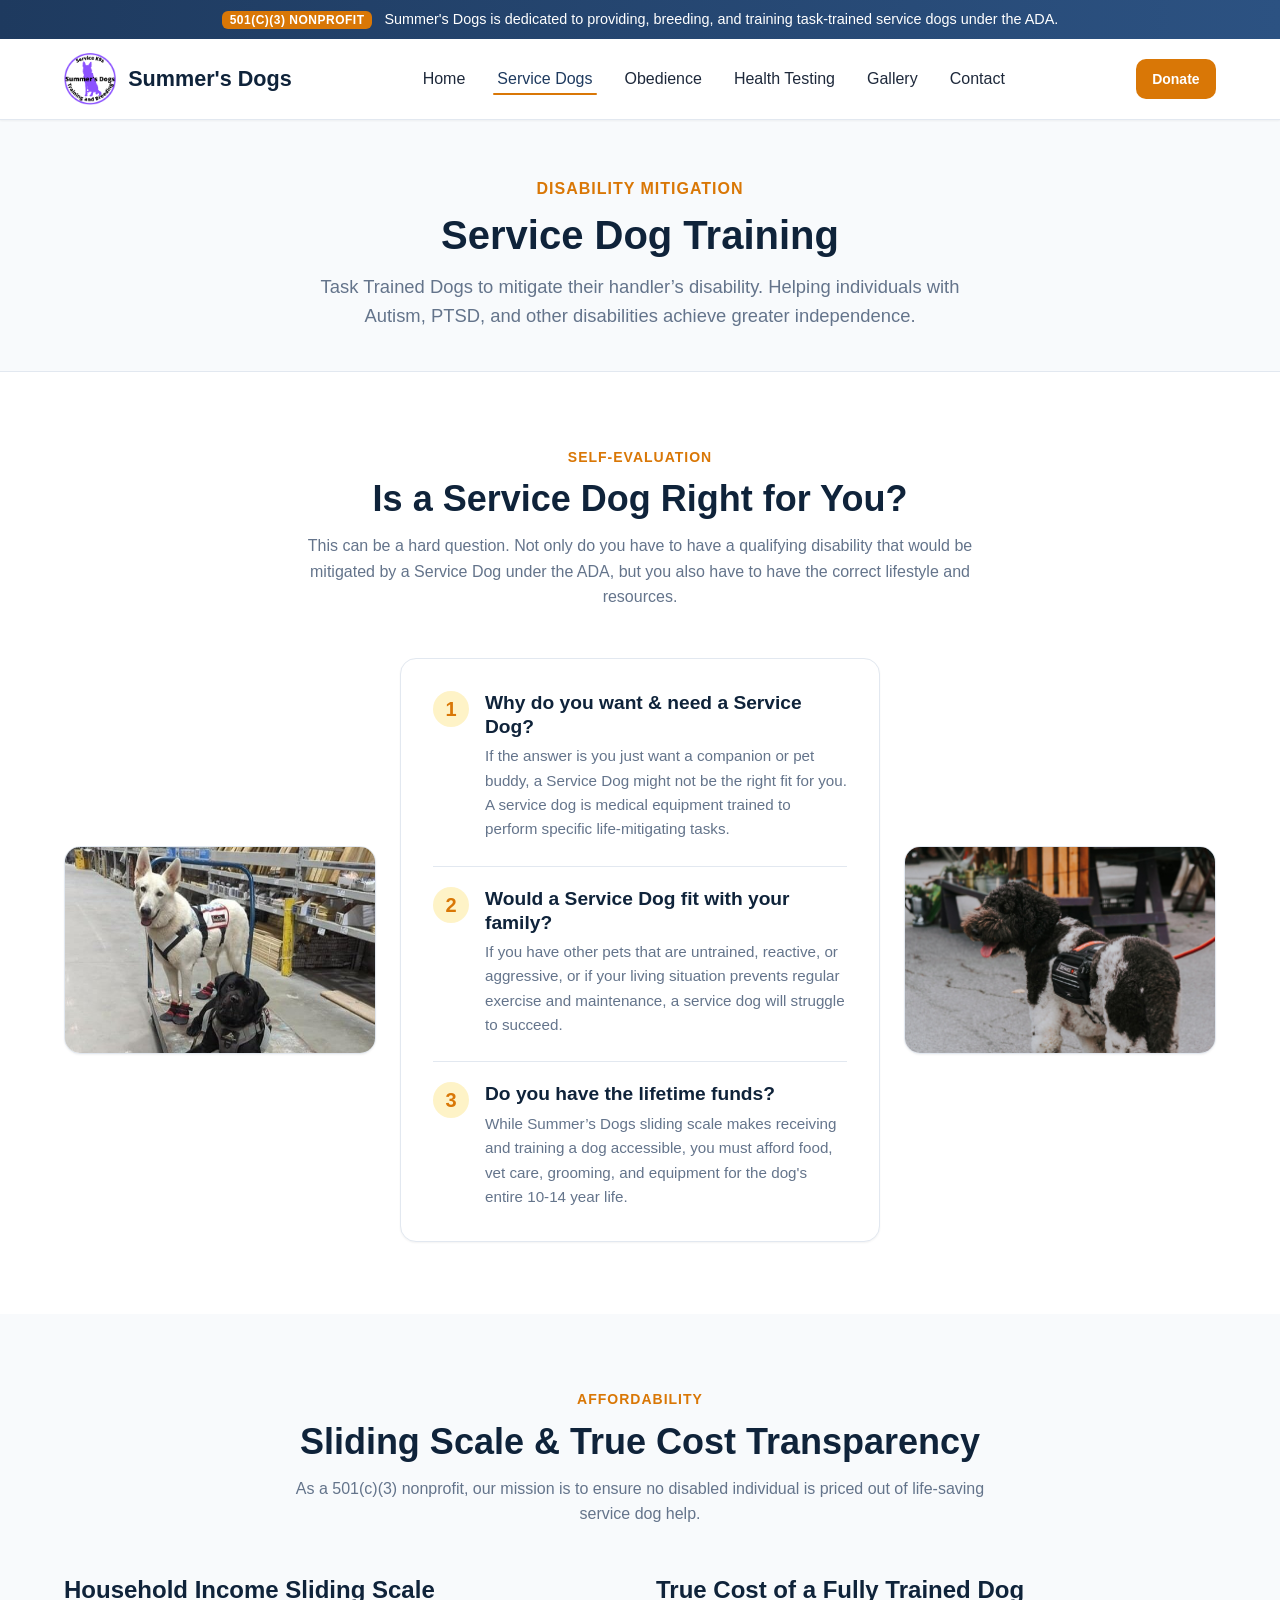
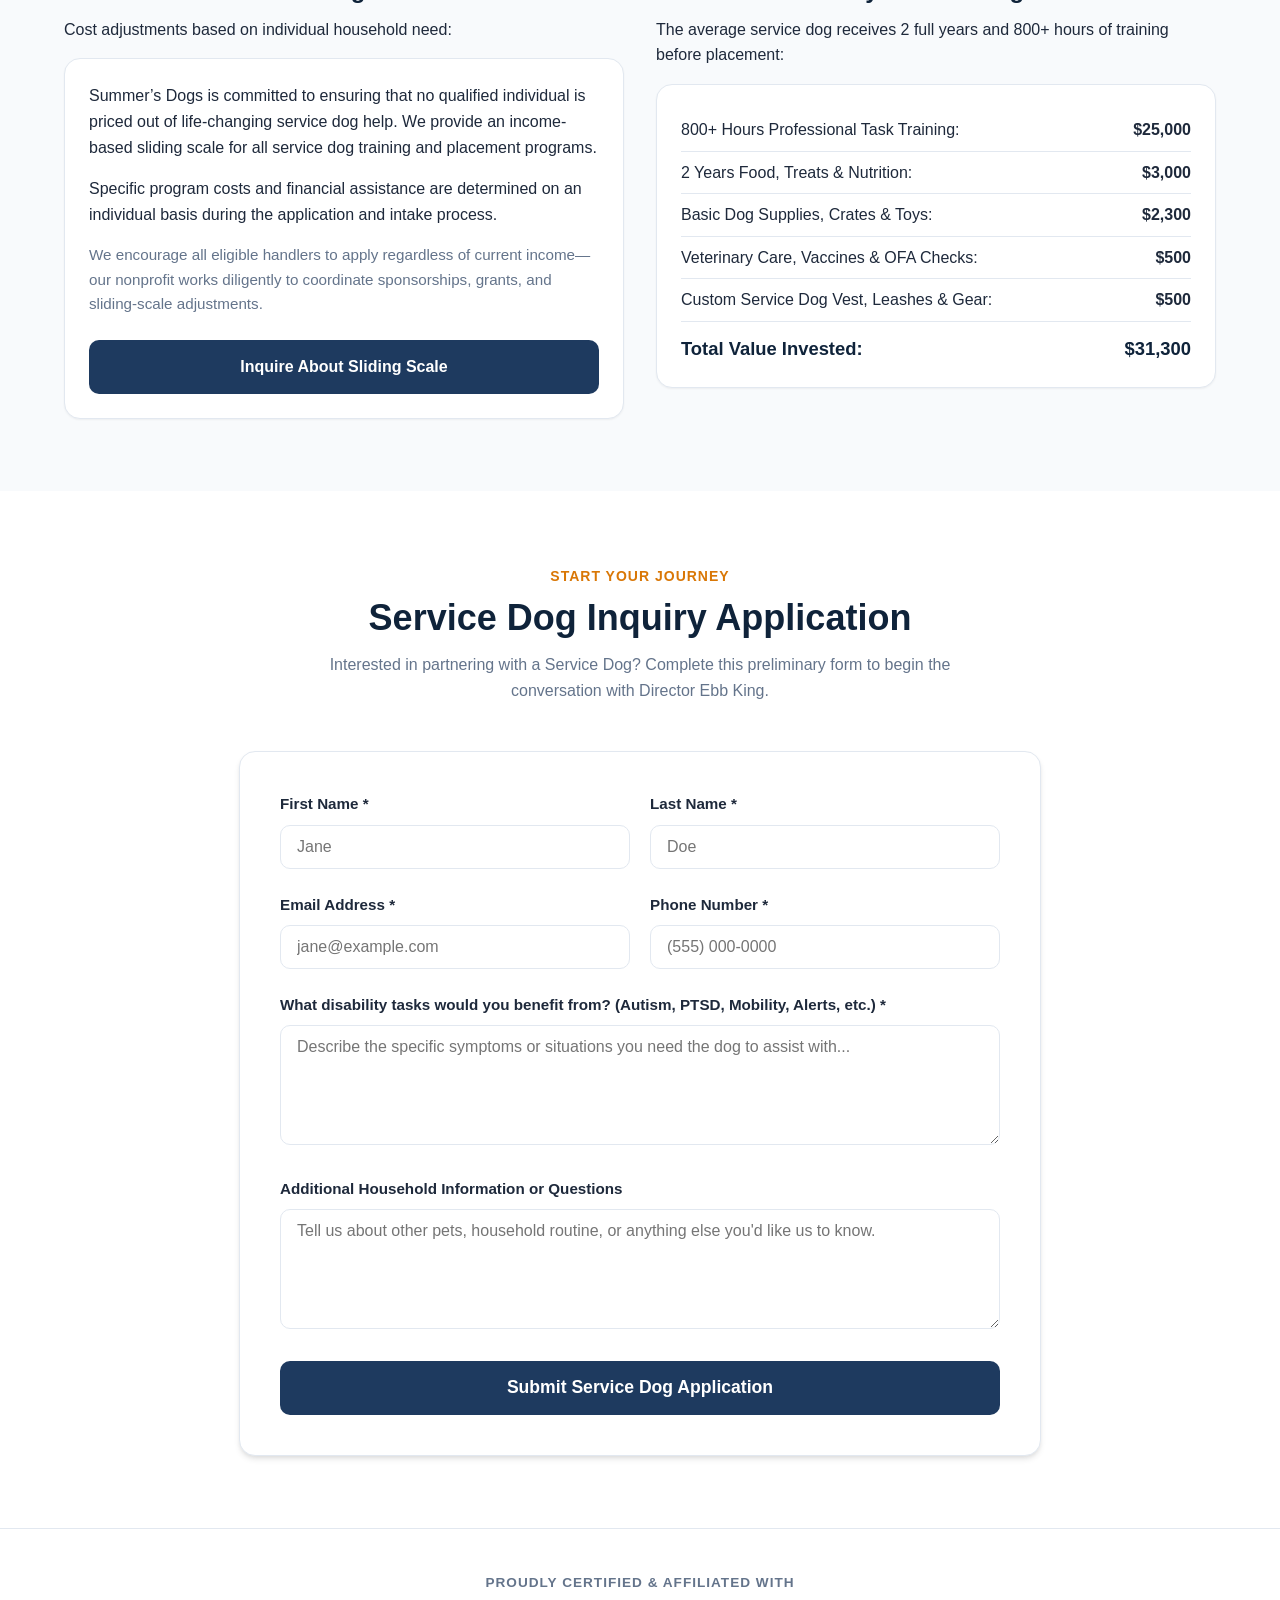
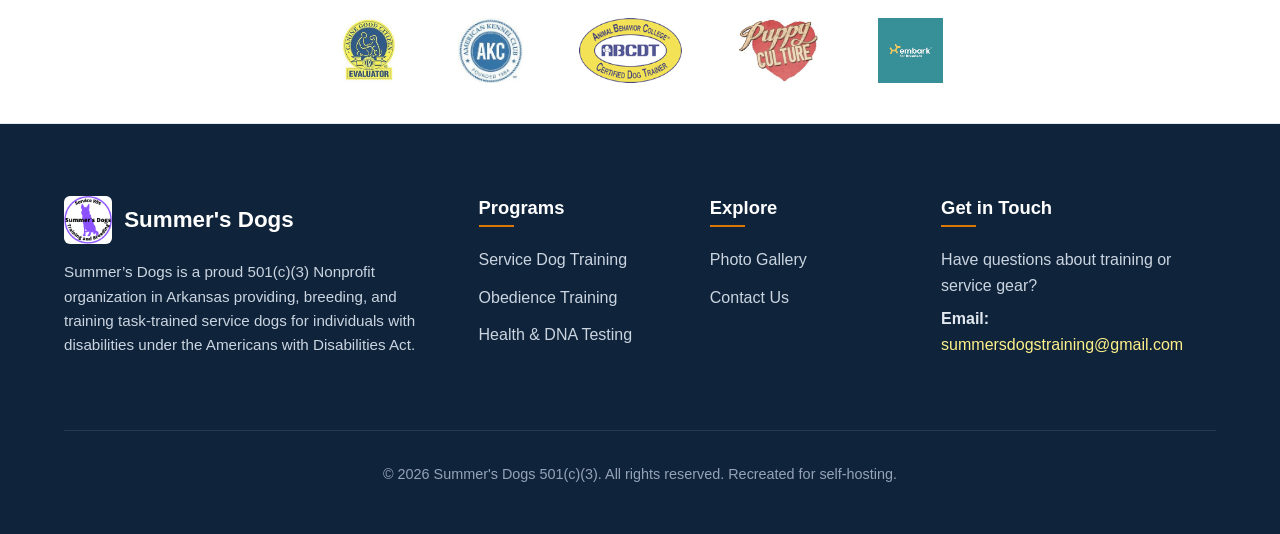
<file: service-dogs.html>
<!DOCTYPE html>
<html lang="en">
<head>
  <meta charset="UTF-8">
  <meta name="viewport" content="width=device-width, initial-scale=1.0">
  <meta name="description" content="Summer's Dogs - Arkansas 501(c)(3) Nonprofit providing task-trained service dogs, obedience training, and therapy dog services.">
  <title>Summer's Dogs | Task Trained Service Dogs & Obedience</title>
  <link rel="stylesheet" href="assets/css/style.css">
  <link rel="icon" type="image/png" href="assets/images/logo.png">
</head>
<body>
  <!-- Nonprofit Bar -->
  <div class="nonprofit-bar">
    <span>501(c)(3) Nonprofit</span> Summer's Dogs is dedicated to providing, breeding, and training task-trained service dogs under the ADA.
  </div>

  <!-- Main Navigation Header -->
  <header class="site-header">
    <div class="container nav-wrapper">
      <a href="index.html" class="brand-logo">
        <img src="assets/images/logo.png" alt="Summer's Dogs Logo">
        <span>Summer's Dogs</span>
      </a>

      <button class="mobile-menu-toggle" aria-label="Toggle navigation menu">☰</button>

      <ul class="nav-links">
          <li><a href="index.html">Home</a></li>
          <li><a href="service-dogs.html" class="active">Service Dogs</a></li>
          <li><a href="obedience.html">Obedience</a></li>
          <li><a href="health-testing.html">Health Testing</a></li>
          <li><a href="gallery.html">Gallery</a></li>
          <li><a href="contact.html">Contact</a></li>
      </ul>

      <div class="nav-actions">
        <a href="helping-out.html#donate" class="btn btn-sm btn-accent">Donate</a>
      </div>
    </div>
  </header>

  <!-- Page Header -->
  <section class="section section-alt" style="padding: 3.5rem 0 2.5rem 0; border-bottom: 1px solid var(--border-color);">
    <div class="container text-center">
      <span class="text-accent" style="font-weight: 700; text-transform: uppercase; letter-spacing: 1px;">Disability Mitigation</span>
      <h1 style="margin-top: 0.5rem;">Service Dog Training</h1>
      <p class="text-muted" style="max-width: 700px; margin: 0 auto; font-size: 1.15rem;">
        Task Trained Dogs to mitigate their handler’s disability. Helping individuals with Autism, PTSD, and other disabilities achieve greater independence.
      </p>
    </div>
  </section>

  <!-- Is a Service Dog Right for You? -->
  <section class="section">
    <div class="container">
      <div class="section-header">
        <span class="tag">Self-Evaluation</span>
        <h2>Is a Service Dog Right for You?</h2>
        <p class="text-muted">
          This can be a hard question. Not only do you have to have a qualifying disability that would be mitigated by a Service Dog under the ADA, but you also have to have the correct lifestyle and resources.
        </p>
      </div>

      <div class="evaluation-flanked-layout">
        <!-- Left Photo -->
        <div class="evaluation-side-img">
          <img src="assets/images/367422379_10220484921473288_9123821328419070647_n.jpg" alt="Service Dog Training in Field">
        </div>

        <!-- Center Evaluation Card -->
        <div class="card" style="padding: 2rem; display: flex; flex-direction: column; justify-content: space-between; gap: 1.5rem;">
          <div style="display: flex; gap: 1rem; align-items: flex-start;">
            <div style="font-size: 1.25rem; font-weight: 700; color: var(--accent); background: #fef3c7; width: 36px; height: 36px; border-radius: 50%; display: flex; align-items: center; justify-content: center; flex-shrink: 0;">1</div>
            <div>
              <h3 style="font-size: 1.2rem; margin-bottom: 0.35rem;">Why do you want & need a Service Dog?</h3>
              <p class="text-muted" style="margin: 0; font-size: 0.95rem;">
                If the answer is you just want a companion or pet buddy, a Service Dog might not be the right fit for you. A service dog is medical equipment trained to perform specific life-mitigating tasks.
              </p>
            </div>
          </div>

          <div style="display: flex; gap: 1rem; align-items: flex-start; padding-top: 1.25rem; border-top: 1px solid var(--border-color);">
            <div style="font-size: 1.25rem; font-weight: 700; color: var(--accent); background: #fef3c7; width: 36px; height: 36px; border-radius: 50%; display: flex; align-items: center; justify-content: center; flex-shrink: 0;">2</div>
            <div>
              <h3 style="font-size: 1.2rem; margin-bottom: 0.35rem;">Would a Service Dog fit with your family?</h3>
              <p class="text-muted" style="margin: 0; font-size: 0.95rem;">
                If you have other pets that are untrained, reactive, or aggressive, or if your living situation prevents regular exercise and maintenance, a service dog will struggle to succeed.
              </p>
            </div>
          </div>

          <div style="display: flex; gap: 1rem; align-items: flex-start; padding-top: 1.25rem; border-top: 1px solid var(--border-color);">
            <div style="font-size: 1.25rem; font-weight: 700; color: var(--accent); background: #fef3c7; width: 36px; height: 36px; border-radius: 50%; display: flex; align-items: center; justify-content: center; flex-shrink: 0;">3</div>
            <div>
              <h3 style="font-size: 1.2rem; margin-bottom: 0.35rem;">Do you have the lifetime funds?</h3>
              <p class="text-muted" style="margin: 0; font-size: 0.95rem;">
                While Summer’s Dogs sliding scale makes receiving and training a dog accessible, you must afford food, vet care, grooming, and equipment for the dog's entire 10-14 year life.
              </p>
            </div>
          </div>
        </div>

        <!-- Right Photo -->
        <div class="evaluation-side-img">
          <img src="assets/images/image.jpg" alt="Service Dog Handler Practice">
        </div>
      </div>
    </div>
  </section>

  <!-- Financial Assistance & Sliding Scale -->
  <section class="section section-alt">
    <div class="container">
      <div class="section-header">
        <span class="tag">Affordability</span>
        <h2>Sliding Scale & True Cost Transparency</h2>
        <p class="text-muted">As a 501(c)(3) nonprofit, our mission is to ensure no disabled individual is priced out of life-saving service dog help.</p>
      </div>

      <div class="grid-2" style="align-items: start;">
        <div>
          <h3>Household Income Sliding Scale</h3>
          <p>Cost adjustments based on individual household need:</p>
          <div style="background: white; border: 1px solid var(--border-color); border-radius: var(--radius-lg); padding: 1.5rem; box-shadow: var(--shadow-sm);">
            <p style="margin-bottom: 1rem;">
              Summer’s Dogs is committed to ensuring that no qualified individual is priced out of life-changing service dog help. We provide an income-based sliding scale for all service dog training and placement programs.
            </p>
            <p style="margin-bottom: 1rem;">
              Specific program costs and financial assistance are determined on an individual basis during the application and intake process.
            </p>
            <p class="text-muted" style="font-size: 0.95rem; margin-bottom: 1.5rem;">
              We encourage all eligible handlers to apply regardless of current income—our nonprofit works diligently to coordinate sponsorships, grants, and sliding-scale adjustments.
            </p>
            <a href="#apply" class="btn btn-primary" style="width: 100%;">Inquire About Sliding Scale</a>
          </div>
        </div>

        <div>
          <h3>True Cost of a Fully Trained Dog</h3>
          <p>The average service dog receives 2 full years and 800+ hours of training before placement:</p>
          <div style="background: white; border: 1px solid var(--border-color); border-radius: var(--radius-lg); padding: 1.5rem; box-shadow: var(--shadow-sm);">
            <div style="display: flex; justify-content: space-between; padding: 0.5rem 0; border-bottom: 1px solid var(--border-color);">
              <span>800+ Hours Professional Task Training:</span>
              <strong>$25,000</strong>
            </div>
            <div style="display: flex; justify-content: space-between; padding: 0.5rem 0; border-bottom: 1px solid var(--border-color);">
              <span>2 Years Food, Treats & Nutrition:</span>
              <strong>$3,000</strong>
            </div>
            <div style="display: flex; justify-content: space-between; padding: 0.5rem 0; border-bottom: 1px solid var(--border-color);">
              <span>Basic Dog Supplies, Crates & Toys:</span>
              <strong>$2,300</strong>
            </div>
            <div style="display: flex; justify-content: space-between; padding: 0.5rem 0; border-bottom: 1px solid var(--border-color);">
              <span>Veterinary Care, Vaccines & OFA Checks:</span>
              <strong>$500</strong>
            </div>
            <div style="display: flex; justify-content: space-between; padding: 0.5rem 0; border-bottom: 1px solid var(--border-color);">
              <span>Custom Service Dog Vest, Leashes & Gear:</span>
              <strong>$500</strong>
            </div>
            <div style="display: flex; justify-content: space-between; padding: 0.75rem 0 0 0; font-size: 1.15rem; font-weight: 700; color: var(--primary-dark);">
              <span>Total Value Invested:</span>
              <span>$31,300</span>
            </div>
          </div>
        </div>
      </div>
    </div>
  </section>

  <!-- Service Dog Application Form -->
  <section class="section" id="apply">
    <div class="container" style="max-width: 850px;">
      <div class="section-header">
        <span class="tag">Start Your Journey</span>
        <h2>Service Dog Inquiry Application</h2>
        <p class="text-muted">Interested in partnering with a Service Dog? Complete this preliminary form to begin the conversation with Director Ebb King.</p>
      </div>

      <div class="form-card">
        <form action="https://api.web3forms.com/submit" method="POST" data-ajax="true">
          <input type="hidden" name="access_key" value="b2b1e29d-30dc-4905-be2c-327d78c8be84">
          <input type="hidden" name="from_name" value="Summer's Dogs Service Dog Application">
          <input type="checkbox" name="botcheck" class="hidden" style="display: none;">
          <div class="form-row">
            <div class="form-group">
              <label for="sd-first-name">First Name *</label>
              <input type="text" id="sd-first-name" name="firstName" required placeholder="Jane">
            </div>
            <div class="form-group">
              <label for="sd-last-name">Last Name *</label>
              <input type="text" id="sd-last-name" name="lastName" required placeholder="Doe">
            </div>
          </div>

          <div class="form-row">
            <div class="form-group">
              <label for="sd-email">Email Address *</label>
              <input type="email" id="sd-email" name="email" required placeholder="jane@example.com">
            </div>
            <div class="form-group">
              <label for="sd-phone">Phone Number *</label>
              <input type="tel" id="sd-phone" name="phone" required placeholder="(555) 000-0000">
            </div>
          </div>

          <div class="form-group">
            <label for="sd-tasks">What disability tasks would you benefit from? (Autism, PTSD, Mobility, Alerts, etc.) *</label>
            <textarea id="sd-tasks" name="tasks" required placeholder="Describe the specific symptoms or situations you need the dog to assist with..."></textarea>
          </div>

          <div class="form-group">
            <label for="sd-notes">Additional Household Information or Questions</label>
            <textarea id="sd-notes" name="notes" placeholder="Tell us about other pets, household routine, or anything else you'd like us to know."></textarea>
          </div>

          <button type="submit" class="btn btn-primary" style="width: 100%; font-size: 1.1rem; padding: 0.9rem;">Submit Service Dog Application</button>
        </form>
      </div>
    </div>
  </section>

  <!-- Accreditations & Certifications Strip -->
  <section class="badges-strip">
    <div class="container">
      <div class="text-center" style="margin-bottom: 1.5rem;">
        <span class="text-muted" style="font-weight: 600; text-transform: uppercase; letter-spacing: 1px; font-size: 0.85rem;">Proudly Certified & Affiliated With</span>
      </div>
      <div class="badges-wrap">
        <img src="assets/images/cgc.jfif" alt="AKC Canine Good Citizen">
        <img src="assets/images/AKC.jpg" alt="American Kennel Club">
        <img src="assets/images/ABCCertifiedTrainer-150px.gif" alt="ABC Certified Trainer">
        <img src="assets/images/PC-LOGO.jpg" alt="Partners in Canine">
        <img src="assets/images/download.png" alt="Certified Organization">
      </div>
    </div>
  </section>

  <!-- Site Footer -->
  <footer class="site-footer">
    <div class="container">
      <div class="footer-grid">
        <div class="footer-col">
          <div style="display: flex; align-items: center; gap: 0.75rem; margin-bottom: 1rem;">
            <img src="assets/images/logo.png" alt="Summer's Dogs" style="height: 48px; border-radius: 6px;">
            <h3 style="color: white; margin: 0; font-size: 1.4rem;">Summer's Dogs</h3>
          </div>
          <p style="color: #cbd5e1; font-size: 0.95rem;">
            Summer’s Dogs is a proud 501(c)(3) Nonprofit organization in Arkansas providing, breeding, and training task-trained service dogs for individuals with disabilities under the Americans with Disabilities Act.
          </p>
        </div>

        <div class="footer-col">
          <h4>Programs</h4>
          <ul class="footer-links">
            <li><a href="service-dogs.html">Service Dog Training</a></li>
            <li><a href="obedience.html">Obedience Training</a></li>
            <li><a href="health-testing.html">Health & DNA Testing</a></li>
          </ul>
        </div>

        <div class="footer-col">
          <h4>Explore</h4>
          <ul class="footer-links">
            <li><a href="gallery.html">Photo Gallery</a></li>
            <li><a href="contact.html">Contact Us</a></li>
          </ul>
        </div>

        <div class="footer-col">
          <h4>Get in Touch</h4>
          <p style="margin-bottom: 0.5rem; color: #cbd5e1;">Have questions about training or service gear?</p>
          <p style="margin-bottom: 0.5rem;">
            <strong>Email:</strong><br>
            <a href="mailto:summersdogstraining@gmail.com" style="color: #fef08a;">summersdogstraining@gmail.com</a>
          </p>
        </div>
      </div>

      <div class="footer-bottom">
        <p>&copy; 2026 Summer's Dogs 501(c)(3). All rights reserved. Recreated for self-hosting.</p>
      </div>
    </div>
  </footer>

  <script src="assets/js/main.js"></script>
</body>
</html>
</file>
<file: assets/css/style.css>
﻿/* ==========================================================================
   Summer's Dogs - Modern Responsive Stylesheet
   501(c)(3) Nonprofit - Task Trained Service Dogs & Obedience Training
   ========================================================================== */

:root {
  --primary: #1e3a5f;
  --primary-dark: #0f233a;
  --primary-light: #2c5282;
  --accent: #d97706;
  --accent-hover: #b45309;
  --accent-light: #fef3c7;
  --success: #15803d;
  --text-main: #1e293b;
  --text-muted: #64748b;
  --text-light: #94a3b8;
  --bg-main: #ffffff;
  --bg-alt: #f8fafc;
  --bg-card: #ffffff;
  --border-color: #e2e8f0;
  --border-focus: #3b82f6;
  --shadow-sm: 0 1px 2px 0 rgba(0, 0, 0, 0.05);
  --shadow-md: 0 4px 6px -1px rgba(0, 0, 0, 0.1), 0 2px 4px -1px rgba(0, 0, 0, 0.06);
  --shadow-lg: 0 10px 15px -3px rgba(0, 0, 0, 0.1), 0 4px 6px -2px rgba(0, 0, 0, 0.05);
  --shadow-xl: 0 20px 25px -5px rgba(0, 0, 0, 0.1), 0 10px 10px -5px rgba(0, 0, 0, 0.04);
  --radius-sm: 6px;
  --radius-md: 10px;
  --radius-lg: 16px;
  --radius-full: 9999px;
  --transition: all 0.25s ease-in-out;
  --font-family: -apple-system, BlinkMacSystemFont, "Segoe UI", Roboto, "Helvetica Neue", Arial, sans-serif;
  --max-width: 1200px;
}

/* Reset & Base */
*, *::before, *::after {
  box-sizing: border-box;
  margin: 0;
  padding: 0;
}

html {
  scroll-behavior: smooth;
  font-size: 16px;
}

body {
  font-family: var(--font-family);
  color: var(--text-main);
  background-color: var(--bg-main);
  line-height: 1.6;
  -webkit-font-smoothing: antialiased;
}

img {
  max-width: 100%;
  height: auto;
  display: block;
}

a {
  color: var(--primary-light);
  text-decoration: none;
  transition: var(--transition);
}

a:hover {
  color: var(--accent);
}

/* Container */
.container {
  width: 100%;
  max-width: var(--max-width);
  margin-left: auto;
  margin-right: auto;
  padding-left: 1.5rem;
  padding-right: 1.5rem;
}

/* Typography */
h1, h2, h3, h4, h5, h6 {
  color: var(--primary-dark);
  font-weight: 700;
  line-height: 1.25;
  margin-bottom: 0.75rem;
}

h1 { font-size: 2.5rem; }
h2 { font-size: 2rem; }
h3 { font-size: 1.5rem; }
h4 { font-size: 1.25rem; }

p {
  margin-bottom: 1rem;
}

.text-muted { color: var(--text-muted); }
.text-center { text-align: center; }
.text-accent { color: var(--accent); }

/* Buttons */
.btn {
  display: inline-flex;
  align-items: center;
  justify-content: center;
  gap: 0.5rem;
  padding: 0.75rem 1.5rem;
  font-size: 1rem;
  font-weight: 600;
  border-radius: var(--radius-md);
  border: 2px solid transparent;
  cursor: pointer;
  transition: var(--transition);
  text-decoration: none;
}

.btn-primary {
  background-color: var(--primary);
  color: #ffffff;
}

.btn-primary:hover {
  background-color: var(--primary-dark);
  color: #ffffff;
  transform: translateY(-2px);
  box-shadow: var(--shadow-md);
}

.btn-accent {
  background-color: var(--accent);
  color: #ffffff;
}

.btn-accent:hover {
  background-color: var(--accent-hover);
  color: #ffffff;
  transform: translateY(-2px);
  box-shadow: var(--shadow-md);
}

.btn-outline {
  border-color: var(--primary);
  color: var(--primary);
  background: transparent;
}

.btn-outline:hover {
  background-color: var(--primary);
  color: #ffffff;
}

.btn-sm {
  padding: 0.4rem 0.9rem;
  font-size: 0.875rem;
}

/* Header & Navigation */
.site-header {
  position: sticky;
  top: 0;
  z-index: 1000;
  background-color: rgba(255, 255, 255, 0.98);
  backdrop-filter: blur(8px);
  box-shadow: var(--shadow-sm);
  border-bottom: 1px solid var(--border-color);
}

.nav-wrapper {
  display: flex;
  align-items: center;
  justify-content: space-between;
  height: 80px;
}

.brand-logo {
  display: flex;
  align-items: center;
  gap: 0.75rem;
  font-size: 1.35rem;
  font-weight: 700;
  color: var(--primary-dark);
}

.brand-logo img {
  height: 52px;
  width: auto;
  border-radius: var(--radius-sm);
}

.nav-links {
  display: flex;
  align-items: center;
  list-style: none;
  gap: 1.5rem;
}

.nav-links a {
  font-weight: 500;
  color: var(--text-main);
  padding: 0.5rem 0.25rem;
  position: relative;
}

.nav-links a:hover,
.nav-links a.active {
  color: var(--primary);
}

.nav-links a.active::after {
  content: "";
  position: absolute;
  bottom: 0;
  left: 0;
  width: 100%;
  height: 2px;
  background-color: var(--accent);
  border-radius: var(--radius-full);
}

.nav-actions {
  display: flex;
  align-items: center;
  gap: 1rem;
}

.cart-button {
  position: relative;
  display: inline-flex;
  align-items: center;
  justify-content: center;
  padding: 0.5rem 0.75rem;
  border-radius: var(--radius-md);
  background-color: var(--bg-alt);
  border: 1px solid var(--border-color);
  color: var(--primary-dark);
  font-weight: 600;
}

.cart-button:hover {
  background-color: var(--border-color);
}

.cart-badge {
  background-color: var(--accent);
  color: white;
  font-size: 0.75rem;
  font-weight: 700;
  padding: 0.15rem 0.5rem;
  border-radius: var(--radius-full);
  margin-left: 0.4rem;
}

.mobile-menu-toggle {
  display: none;
  background: none;
  border: none;
  cursor: pointer;
  padding: 0.5rem;
  color: var(--primary-dark);
  font-size: 1.5rem;
}

/* Nonprofit Banner */
.nonprofit-bar {
  background: linear-gradient(90deg, #1e3a5f, #2c5282);
  color: white;
  text-align: center;
  padding: 0.5rem 1rem;
  font-size: 0.9rem;
  font-weight: 500;
}

.nonprofit-bar span {
  background-color: var(--accent);
  padding: 0.15rem 0.5rem;
  border-radius: var(--radius-sm);
  font-size: 0.75rem;
  font-weight: 700;
  margin-right: 0.5rem;
  text-transform: uppercase;
  letter-spacing: 0.5px;
}

/* Hero Section */
.hero {
  position: relative;
  background: linear-gradient(rgba(15, 35, 58, 0.75), rgba(15, 35, 58, 0.75)),
              url('../images/Home_background.jpg') center/cover no-repeat;
  color: white;
  padding: 6rem 0;
  text-align: center;
}

.hero h1 {
  color: white;
  font-size: 3.25rem;
  margin-bottom: 1.25rem;
  font-weight: 800;
  letter-spacing: -0.5px;
}

.hero p {
  font-size: 1.25rem;
  max-width: 750px;
  margin: 0 auto 2rem auto;
  color: #f1f5f9;
  line-height: 1.7;
}

.hero-cta {
  display: flex;
  justify-content: center;
  gap: 1rem;
  flex-wrap: wrap;
}

/* Section Spacing */
.section {
  padding: 4.5rem 0;
}

.section-alt {
  background-color: var(--bg-alt);
}

.section-header {
  text-align: center;
  max-width: 700px;
  margin: 0 auto 3rem auto;
}

.section-header .tag {
  display: inline-block;
  color: var(--accent);
  font-weight: 700;
  font-size: 0.875rem;
  text-transform: uppercase;
  letter-spacing: 1px;
  margin-bottom: 0.5rem;
}

.section-header h2 {
  font-size: 2.25rem;
}

/* Cards & Grids */
.grid-2 {
  display: grid;
  grid-template-columns: repeat(2, 1fr);
  gap: 2rem;
}

.grid-3 {
  display: grid;
  grid-template-columns: repeat(3, 1fr);
  gap: 2rem;
}

.grid-4 {
  display: grid;
  grid-template-columns: repeat(4, 1fr);
  gap: 1.5rem;
}

.card {
  background-color: var(--bg-card);
  border-radius: var(--radius-lg);
  border: 1px solid var(--border-color);
  box-shadow: var(--shadow-sm);
  overflow: hidden;
  transition: var(--transition);
  display: flex;
  flex-direction: column;
}

.card:hover {
  transform: translateY(-4px);
  box-shadow: var(--shadow-lg);
}

.card-img-wrap {
  width: 100%;
  height: 240px;
  overflow: hidden;
  background-color: #e2e8f0;
}

.card-img-wrap img {
  width: 100%;
  height: 100%;
  object-fit: cover;
  transition: transform 0.5s ease;
}

.card:hover .card-img-wrap img {
  transform: scale(1.05);
}

.card-body {
  padding: 1.75rem;
  display: flex;
  flex-direction: column;
  flex-grow: 1;
}

.card-body h3 {
  font-size: 1.35rem;
  margin-bottom: 0.75rem;
}

.card-footer {
  margin-top: auto;
  padding-top: 1.25rem;
}

/* Feature Split */
.feature-split {
  display: grid;
  grid-template-columns: 1fr 1fr;
  gap: 3.5rem;
  align-items: center;
  margin-bottom: 4rem;
}

.feature-split.reverse {
  direction: rtl;
}

.feature-split.reverse > * {
  direction: ltr;
}

.feature-split img {
  border-radius: var(--radius-lg);
  box-shadow: var(--shadow-lg);
  width: 100%;
  max-height: 450px;
  object-fit: cover;
}

/* Badges & Accreditations */
.badges-strip {
  background-color: #ffffff;
  padding: 2.5rem 0;
  border-top: 1px solid var(--border-color);
  border-bottom: 1px solid var(--border-color);
}

.badges-wrap {
  display: flex;
  align-items: center;
  justify-content: center;
  gap: 3.5rem;
  flex-wrap: wrap;
}

.badges-wrap img {
  max-height: 65px;
  width: auto;
  filter: grayscale(20%);
  opacity: 0.85;
  transition: var(--transition);
}

.badges-wrap img:hover {
  filter: grayscale(0%);
  opacity: 1;
  transform: scale(1.08);
}

/* Pricing Table / Financial Scale */
.price-table {
  width: 100%;
  border-collapse: collapse;
  background: white;
  border-radius: var(--radius-lg);
  overflow: hidden;
  box-shadow: var(--shadow-sm);
  margin: 1.5rem 0;
}

.price-table th, .price-table td {
  padding: 1.25rem 1.5rem;
  text-align: left;
  border-bottom: 1px solid var(--border-color);
}

.price-table th {
  background-color: var(--primary);
  color: white;
  font-weight: 600;
}

.price-table tr:hover td {
  background-color: var(--bg-alt);
}

/* Stages List */
.stages-grid {
  display: grid;
  grid-template-columns: repeat(auto-fit, minmax(260px, 1fr));
  gap: 1.5rem;
  margin: 2rem 0;
}

.stage-card {
  background: white;
  border-radius: var(--radius-lg);
  padding: 1.75rem;
  border: 1px solid var(--border-color);
  border-top: 4px solid var(--primary);
  box-shadow: var(--shadow-sm);
}

.stage-num {
  font-size: 0.875rem;
  font-weight: 700;
  color: var(--accent);
  text-transform: uppercase;
  margin-bottom: 0.5rem;
}

/* Gallery Grid & Lightbox */
.gallery-grid {
  display: grid;
  grid-template-columns: repeat(auto-fill, minmax(280px, 1fr));
  gap: 1.5rem;
}

.gallery-item {
  position: relative;
  border-radius: var(--radius-md);
  overflow: hidden;
  height: 260px;
  cursor: pointer;
  box-shadow: var(--shadow-sm);
  background-color: #e2e8f0;
}

.gallery-item img {
  width: 100%;
  height: 100%;
  object-fit: cover;
  transition: transform 0.4s ease;
}

.gallery-item:hover img {
  transform: scale(1.08);
}

.gallery-overlay {
  position: absolute;
  inset: 0;
  background: rgba(15, 35, 58, 0.4);
  display: flex;
  align-items: center;
  justify-content: center;
  opacity: 0;
  transition: var(--transition);
  color: white;
  font-size: 2rem;
}

.gallery-item:hover .gallery-overlay {
  opacity: 1;
}

/* Lightbox Modal */
.lightbox-modal {
  position: fixed;
  inset: 0;
  background: rgba(0, 0, 0, 0.92);
  z-index: 2000;
  display: none;
  align-items: center;
  justify-content: center;
  padding: 2rem;
}

.lightbox-modal.active {
  display: flex;
}

.lightbox-content {
  position: relative;
  max-width: 90vw;
  max-height: 85vh;
}

.lightbox-content img {
  max-width: 100%;
  max-height: 85vh;
  object-fit: contain;
  border-radius: var(--radius-sm);
}

.lightbox-close {
  position: absolute;
  top: -40px;
  right: 0;
  background: none;
  border: none;
  color: white;
  font-size: 2rem;
  cursor: pointer;
}

.lightbox-nav {
  position: absolute;
  top: 50%;
  transform: translateY(-50%);
  background: rgba(255, 255, 255, 0.2);
  border: none;
  color: white;
  font-size: 2rem;
  padding: 0.5rem 1rem;
  cursor: pointer;
  border-radius: var(--radius-md);
  transition: var(--transition);
}

.lightbox-nav:hover {
  background: rgba(255, 255, 255, 0.4);
}

.lightbox-prev { left: -60px; }
.lightbox-next { right: -60px; }

/* Forms */
.form-card {
  background: white;
  padding: 2.5rem;
  border-radius: var(--radius-lg);
  border: 1px solid var(--border-color);
  box-shadow: var(--shadow-md);
}

.form-group {
  margin-bottom: 1.5rem;
}

.form-row {
  display: grid;
  grid-template-columns: 1fr 1fr;
  gap: 1.25rem;
}

label {
  display: block;
  font-weight: 600;
  margin-bottom: 0.5rem;
  color: var(--text-main);
  font-size: 0.95rem;
}

input[type="text"],
input[type="email"],
input[type="tel"],
input[type="number"],
select,
textarea {
  width: 100%;
  padding: 0.75rem 1rem;
  border: 1px solid var(--border-color);
  border-radius: var(--radius-md);
  font-family: inherit;
  font-size: 1rem;
  transition: var(--transition);
  background-color: #ffffff;
}

input:focus,
select:focus,
textarea:focus {
  outline: none;
  border-color: var(--border-focus);
  box-shadow: 0 0 0 3px rgba(59, 130, 246, 0.15);
}

textarea {
  resize: vertical;
  min-height: 120px;
}

/* Toast Alerts */
.toast-container {
  position: fixed;
  bottom: 2rem;
  right: 2rem;
  z-index: 3000;
  display: flex;
  flex-direction: column;
  gap: 0.75rem;
}

.toast {
  background: var(--primary-dark);
  color: white;
  padding: 1rem 1.5rem;
  border-radius: var(--radius-md);
  box-shadow: var(--shadow-lg);
  display: flex;
  align-items: center;
  gap: 0.75rem;
  animation: slideIn 0.3s ease-out;
}

.toast.success {
  border-left: 4px solid var(--accent);
}

.toast.error {
  border-left: 4px solid #ef4444;
}

@keyframes slideIn {
  from { transform: translateX(100%); opacity: 0; }
  to { transform: translateX(0); opacity: 1; }
}

/* Shop & Products */
.product-grid {
  display: grid;
  grid-template-columns: repeat(auto-fill, minmax(260px, 1fr));
  gap: 2rem;
}

.product-card {
  background: white;
  border-radius: var(--radius-lg);
  border: 1px solid var(--border-color);
  box-shadow: var(--shadow-sm);
  overflow: hidden;
  transition: var(--transition);
  display: flex;
  flex-direction: column;
}

.product-card:hover {
  transform: translateY(-4px);
  box-shadow: var(--shadow-lg);
}

.product-img {
  width: 100%;
  height: 250px;
  object-fit: cover;
  background-color: #f1f5f9;
}

.product-info {
  padding: 1.5rem;
  display: flex;
  flex-direction: column;
  flex-grow: 1;
}

.product-price {
  font-size: 1.25rem;
  font-weight: 700;
  color: var(--primary-dark);
  margin: 0.5rem 0 1rem 0;
}

.sale-price {
  color: #b91c1c;
  margin-right: 0.5rem;
}

.original-price {
  text-decoration: line-through;
  color: var(--text-muted);
  font-size: 1rem;
  font-weight: normal;
}

/* Cart Page */
.cart-layout {
  display: grid;
  grid-template-columns: 2fr 1fr;
  gap: 2.5rem;
  align-items: start;
}

.cart-table {
  width: 100%;
  border-collapse: collapse;
  background: white;
  border-radius: var(--radius-lg);
  overflow: hidden;
  box-shadow: var(--shadow-sm);
}

.cart-table th, .cart-table td {
  padding: 1.25rem;
  border-bottom: 1px solid var(--border-color);
  vertical-align: middle;
}

.cart-item-info {
  display: flex;
  align-items: center;
  gap: 1rem;
}

.cart-item-img {
  width: 70px;
  height: 70px;
  object-fit: cover;
  border-radius: var(--radius-sm);
}

.qty-control {
  display: inline-flex;
  align-items: center;
  border: 1px solid var(--border-color);
  border-radius: var(--radius-md);
  overflow: hidden;
}

.qty-btn {
  background: var(--bg-alt);
  border: none;
  padding: 0.4rem 0.75rem;
  cursor: pointer;
  font-weight: 600;
}

.qty-btn:hover {
  background: var(--border-color);
}

.qty-input {
  width: 45px;
  text-align: center;
  border: none;
  font-weight: 600;
}

.order-summary-card {
  background: white;
  border-radius: var(--radius-lg);
  padding: 2rem;
  border: 1px solid var(--border-color);
  box-shadow: var(--shadow-sm);
}

.summary-row {
  display: flex;
  justify-content: space-between;
  margin-bottom: 1rem;
  font-size: 1.05rem;
}

.summary-row.total {
  font-size: 1.35rem;
  font-weight: 700;
  border-top: 2px solid var(--border-color);
  padding-top: 1rem;
  margin-top: 1rem;
  color: var(--primary-dark);
}

/* Footer */
.site-footer {
  background-color: var(--primary-dark);
  color: #e2e8f0;
  padding: 4.5rem 0 2rem 0;
  margin-top: auto;
}

.footer-grid {
  display: grid;
  grid-template-columns: 2fr 1fr 1fr 1.5fr;
  gap: 3rem;
  margin-bottom: 3.5rem;
}

.footer-col h4 {
  color: white;
  font-size: 1.15rem;
  margin-bottom: 1.25rem;
  position: relative;
  padding-bottom: 0.5rem;
}

.footer-col h4::after {
  content: "";
  position: absolute;
  bottom: 0;
  left: 0;
  width: 35px;
  height: 2px;
  background-color: var(--accent);
}

.footer-links {
  list-style: none;
}

.footer-links li {
  margin-bottom: 0.75rem;
}

.footer-links a {
  color: #cbd5e1;
}

.footer-links a:hover {
  color: white;
  padding-left: 4px;
}

.footer-bottom {
  text-align: center;
  border-top: 1px solid rgba(255, 255, 255, 0.1);
  padding-top: 2rem;
  color: #94a3b8;
  font-size: 0.9rem;
}

/* Responsive Media Queries */
@media (max-width: 992px) {
  .feature-split,
  .cart-layout {
    grid-template-columns: 1fr;
    gap: 2rem;
  }
  
  .feature-split.reverse {
    direction: ltr;
  }
  
  .footer-grid {
    grid-template-columns: 1fr 1fr;
  }
}

@media (max-width: 768px) {
  .mobile-menu-toggle {
    display: block;
  }
  
  .nav-links {
    position: absolute;
    top: 80px;
    left: 0;
    right: 0;
    background: white;
    flex-direction: column;
    padding: 1.5rem;
    gap: 1rem;
    box-shadow: var(--shadow-lg);
    border-bottom: 1px solid var(--border-color);
    display: none;
  }
  
  .nav-links.active {
    display: flex;
  }
  
  .hero h1 {
    font-size: 2.25rem;
  }
  
  .hero p {
    font-size: 1.05rem;
  }
  
  .grid-2, .grid-3, .grid-4 {
    grid-template-columns: 1fr;
  }
  
  .form-row {
    grid-template-columns: 1fr;
  }
  
  .footer-grid {
    grid-template-columns: 1fr;
  }
  
  .badges-wrap {
    gap: 1.5rem;
  }
}

/* Flanked Evaluation Layout */
.evaluation-flanked-layout {
  display: grid;
  grid-template-columns: 1.3fr 2fr 1.3fr; /* Gives photos 30% more width */
  gap: 1.5rem;
  align-items: center;
}

.evaluation-side-img {
  border-radius: var(--radius-lg);
  overflow: hidden;
  box-shadow: var(--shadow-sm);
  background-color: #ffffff;
  border: 1px solid var(--border-color);
  display: flex;
  align-items: center;
  justify-content: center;
}

@media (max-width: 992px) {
  .evaluation-flanked-layout {
    grid-template-columns: 1fr;
  }
  .evaluation-side-img {
    height: 260px;
  }
}
</file>
